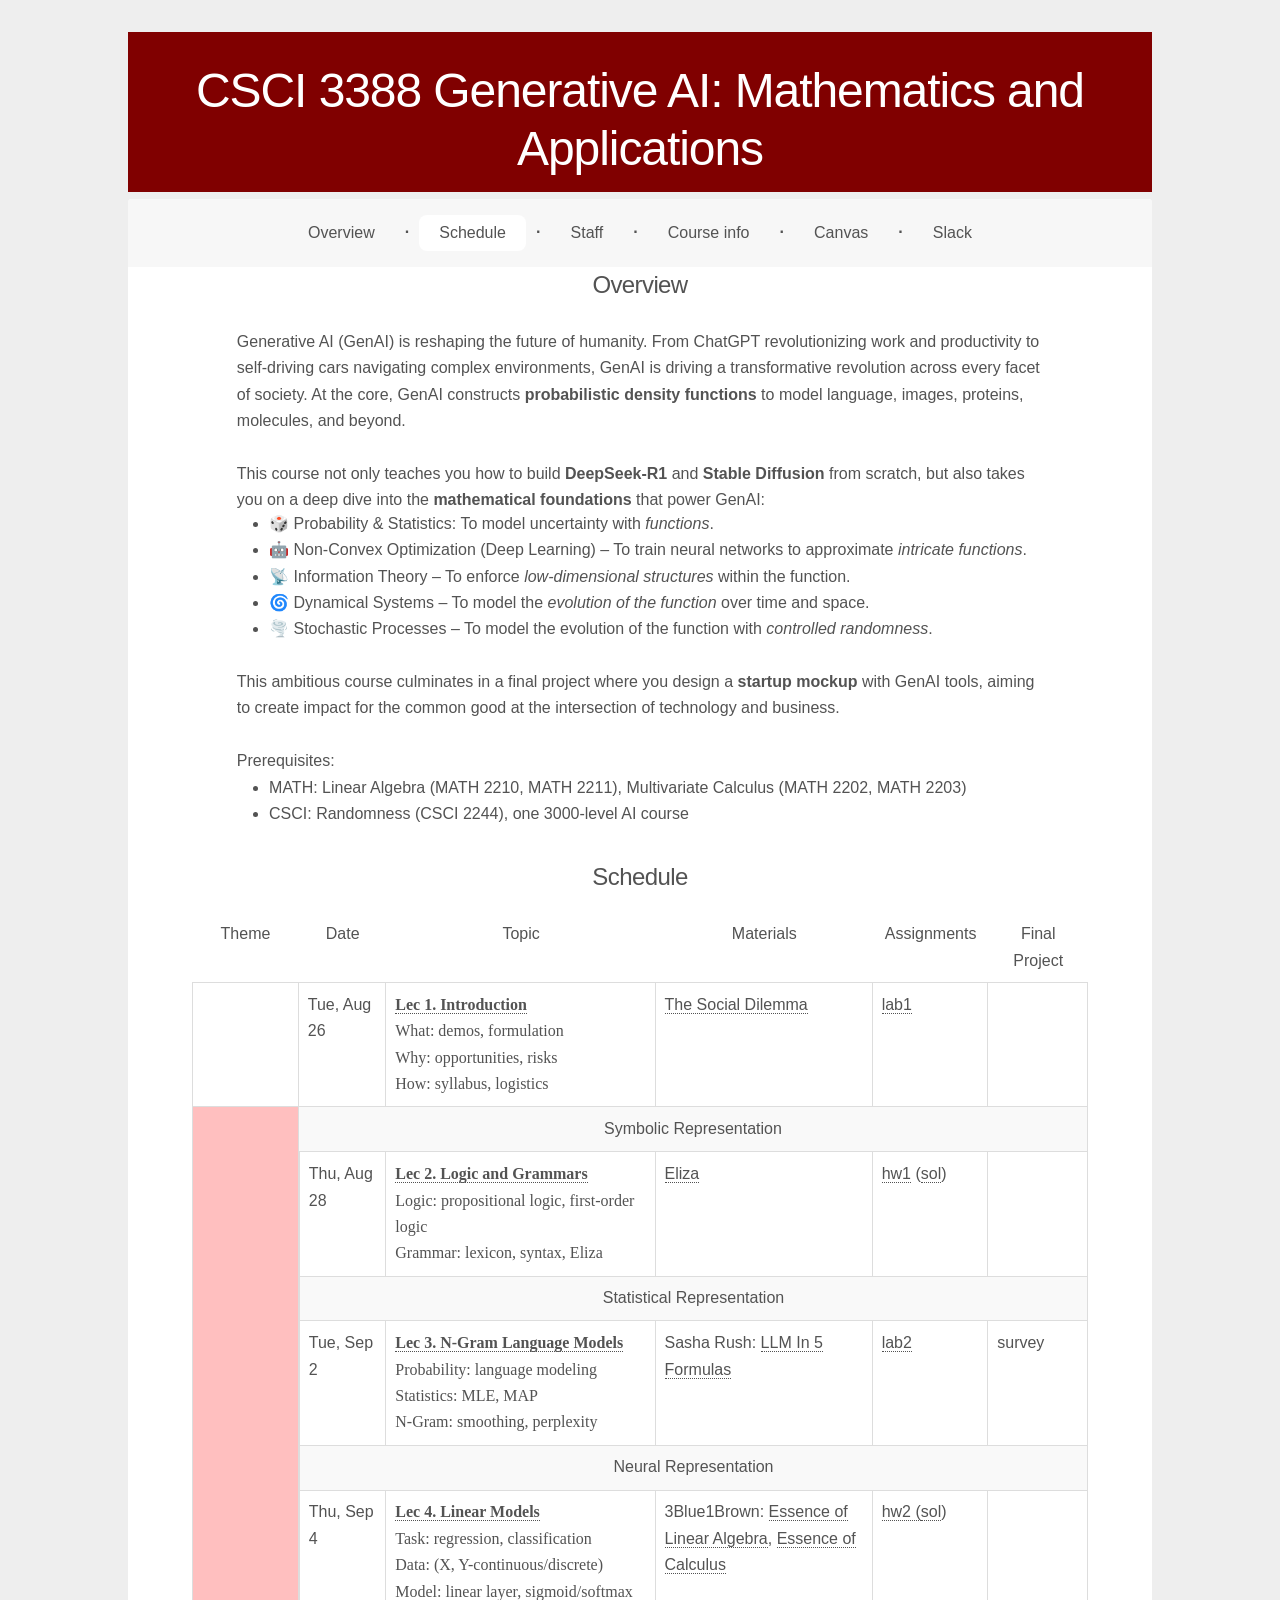
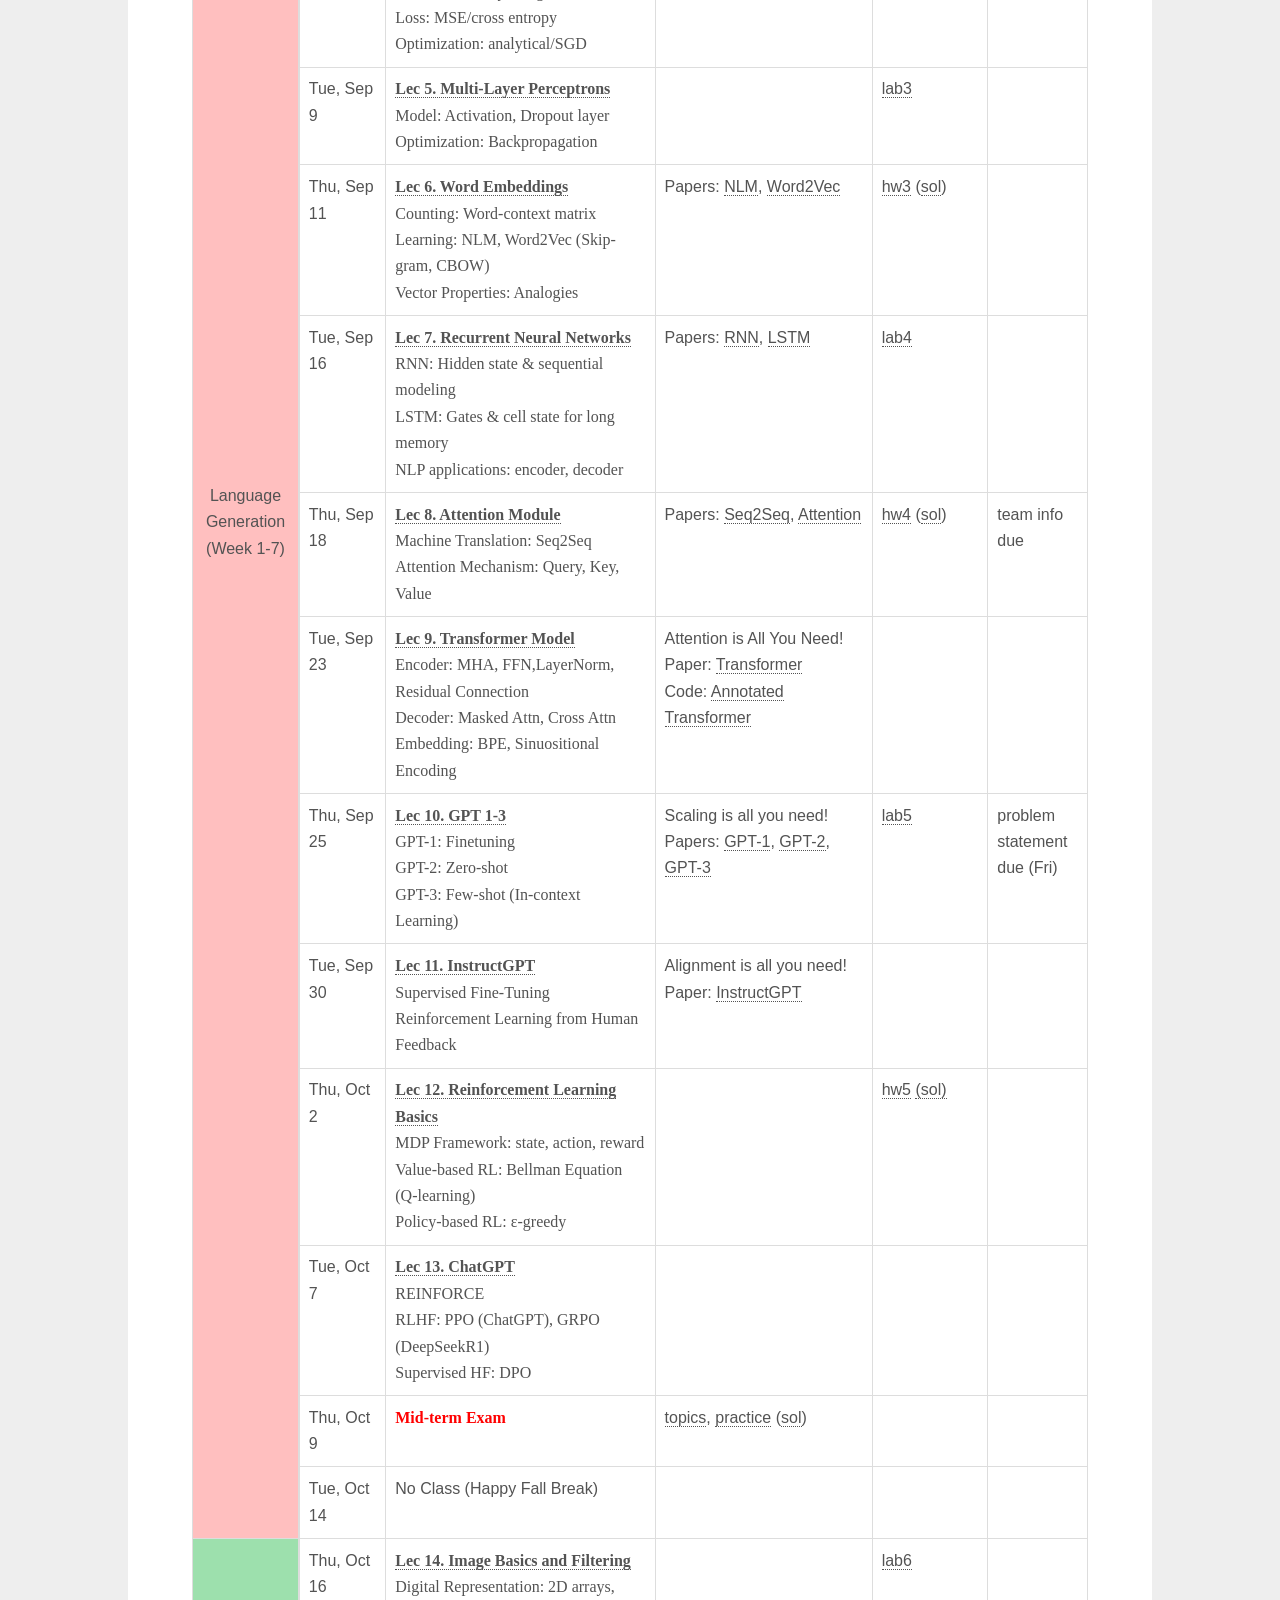
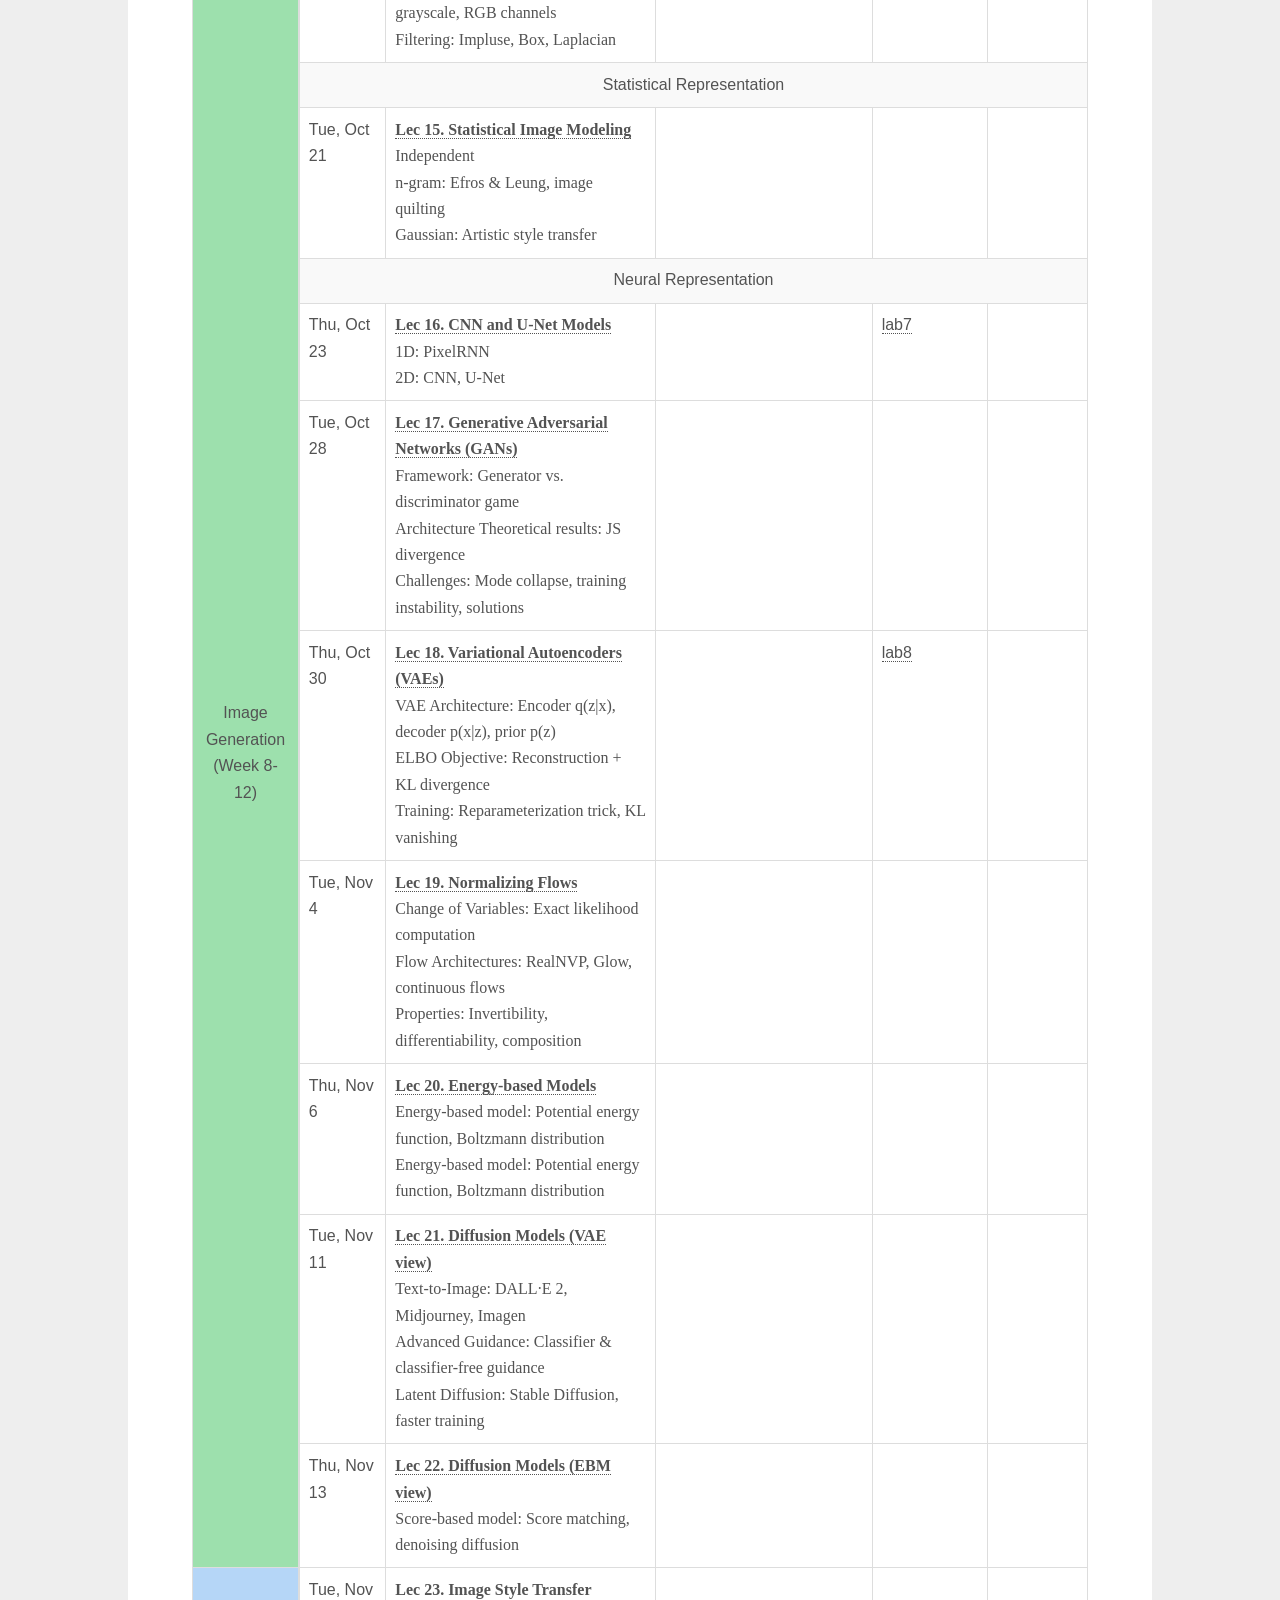
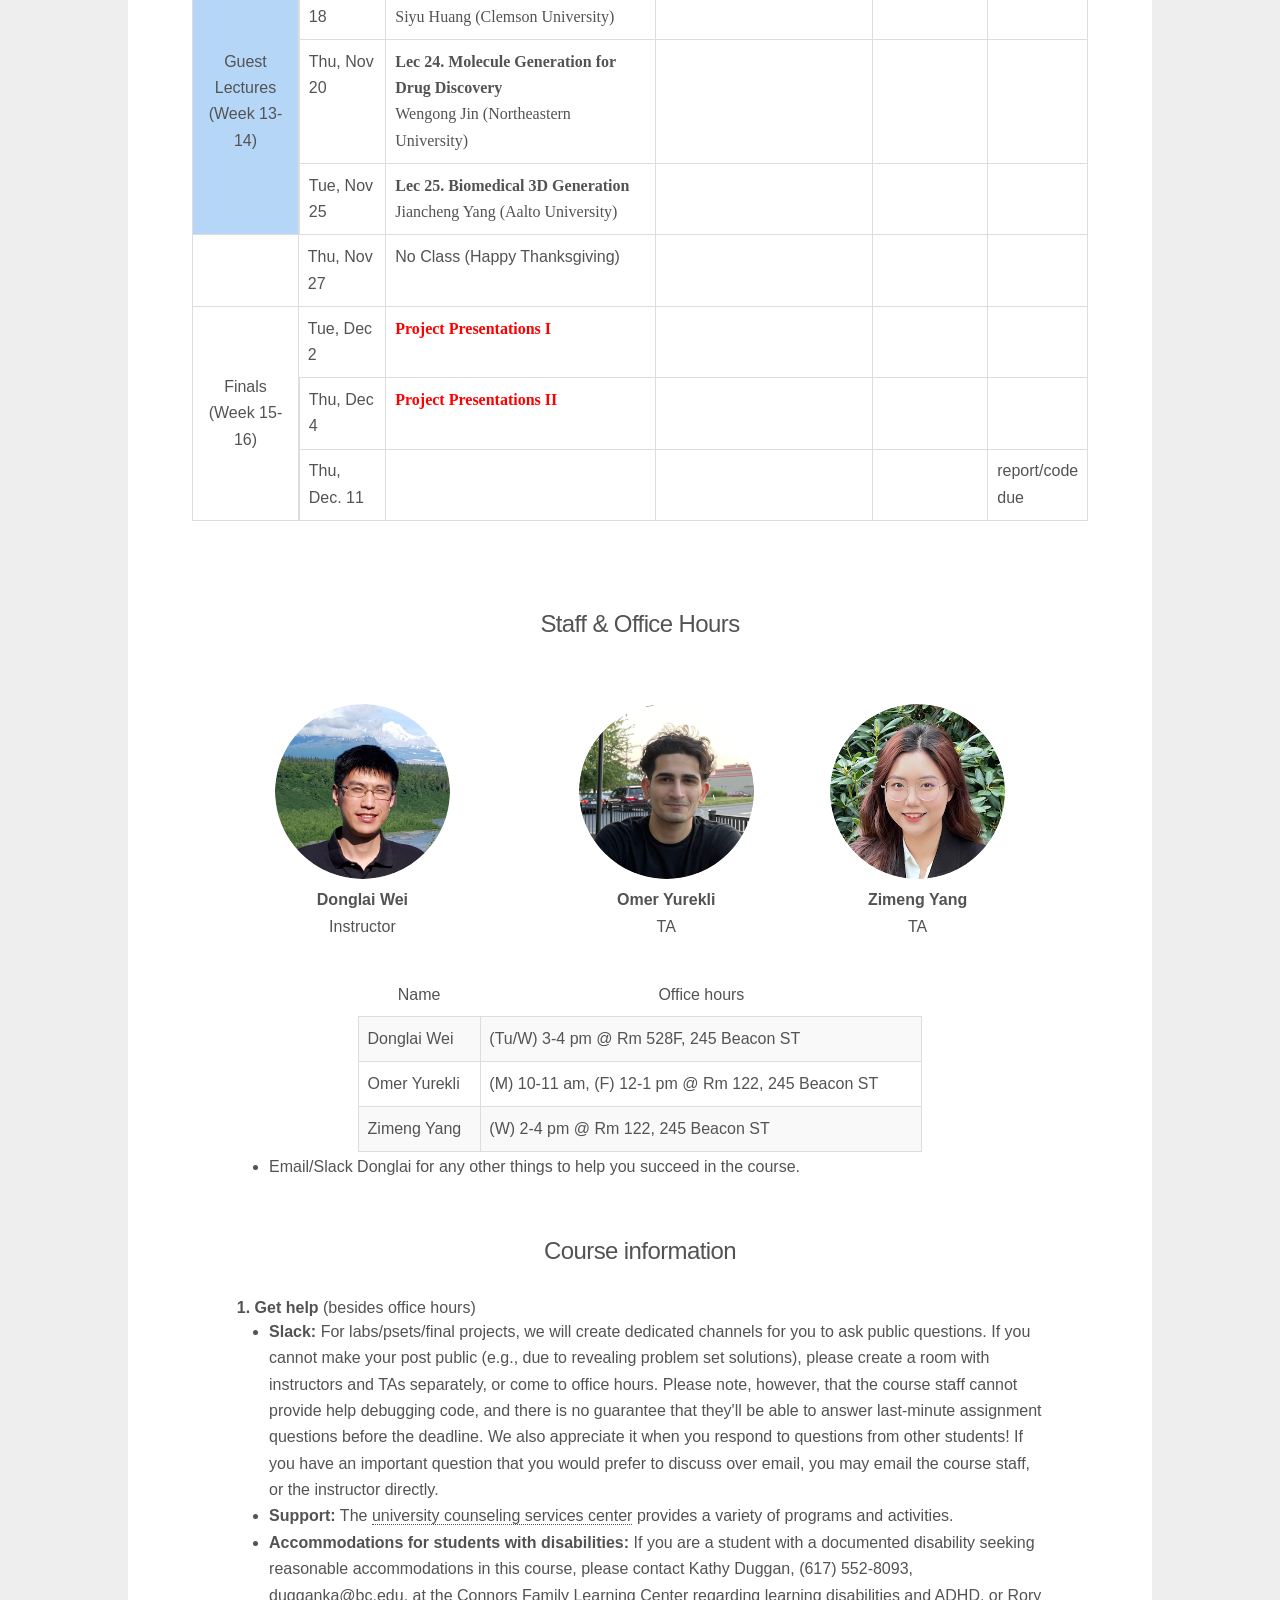
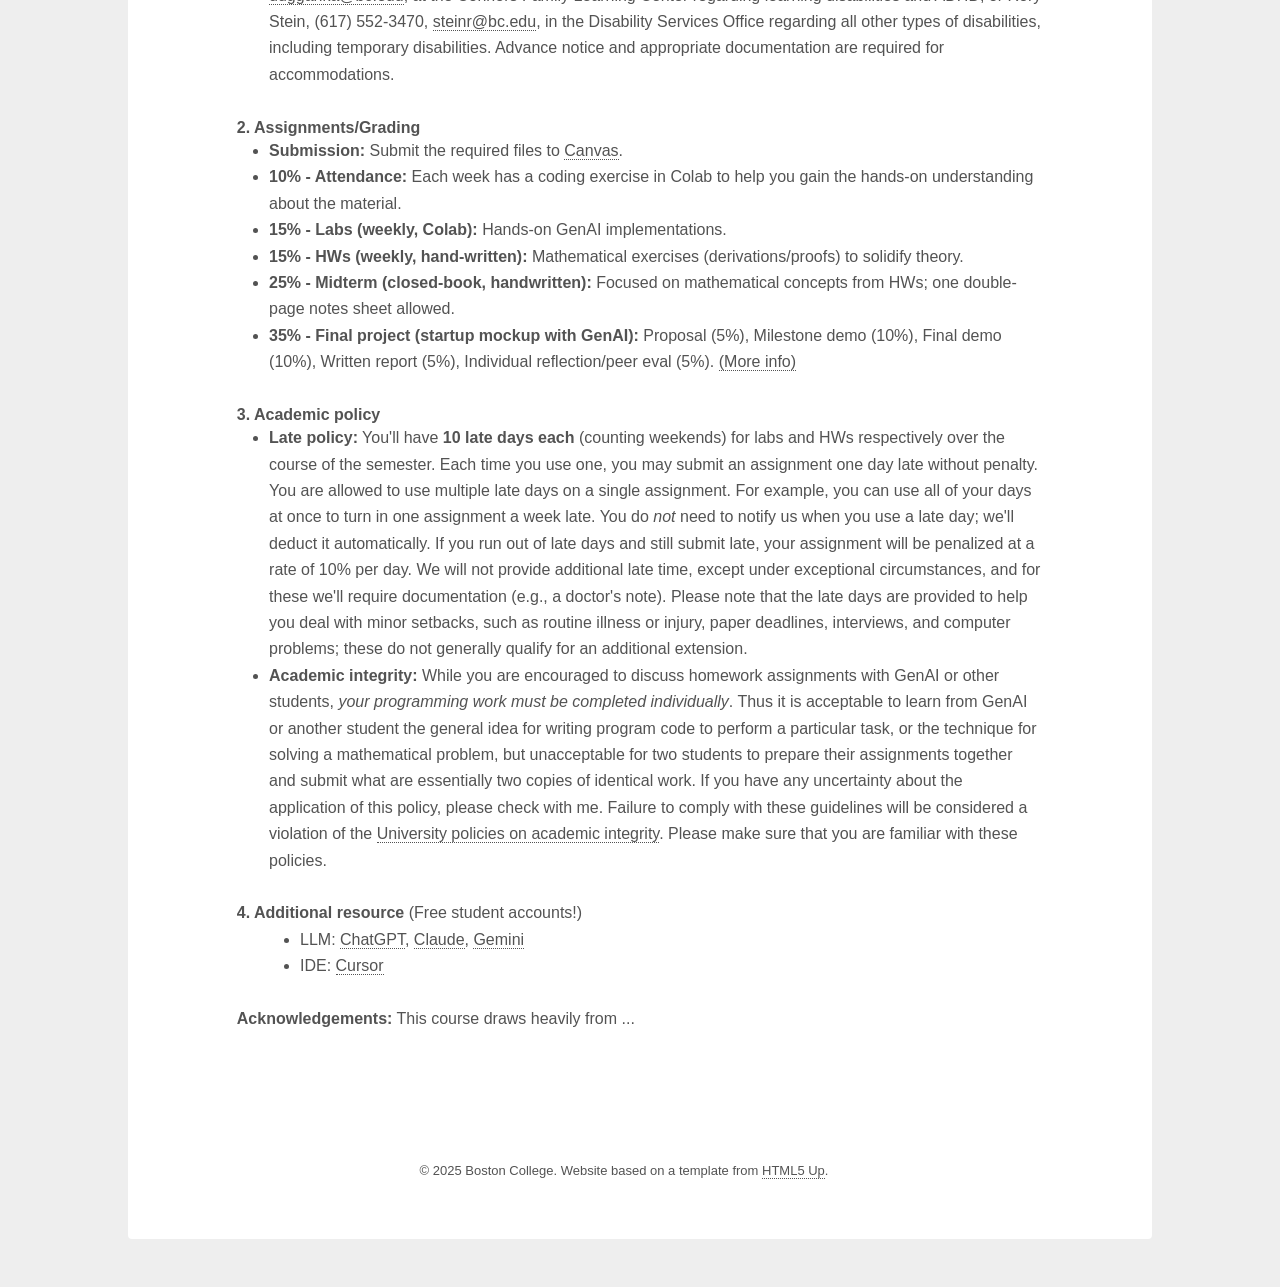
<file: f25/index.html>
<!DOCTYPE html>
<html>
  <head>
    <meta http-equiv="Content-Type" content="text/html; charset=UTF-8" />
    <title>CSCI 3388: Fall 2025</title>

    <meta name="viewport" content="width=device-width, initial-scale=1" />
    <link rel="stylesheet" href="../shared/main.css" />
    <script data-dapp-detection="">
      !(function () {
        let e = !1;
        function n() {
          if (!e) {
            const n = document.createElement("meta");
            (n.name = "dapp-detected"), document.head.appendChild(n), (e = !0);
          }
        }
        if (window.hasOwnProperty("ethereum")) {
          if (
            ((window.__disableDappDetectionInsertion = !0),
            void 0 === window.ethereum)
          )
            return;
          n();
        } else {
          var t = window.ethereum;
          Object.defineProperty(window, "ethereum", {
            configurable: !0,
            enumerable: !1,
            set: function (e) {
              window.__disableDappDetectionInsertion || n(), (t = e);
            },
            get: function () {
              if (!window.__disableDappDetectionInsertion) {
                const e = arguments.callee;
                (e &&
                  e.caller &&
                  e.caller.toString &&
                  -1 !== e.caller.toString().indexOf("getOwnPropertyNames")) ||
                  n();
              }
              return t;
            },
          });
        }
      })();
    </script>
  </head>

  <body data-new-gr-c-s-check-loaded="14.1022.0" data-gr-ext-installed="">
    <style>
      a {
        color: #535353;
      }
      a.nounderline {
        text-decoration: none;
        decoration: none;
        border-bottom: none;
      }
    </style>

    <div id="wrapper">
      <header id="header" class="alt" style="width: 100%">
        <div class="bgimg" style="height: 160px; background: #800000">
          <div style="height: 30px; width: 100%"></div>
          <h1>
            <font size="+5"
              >CSCI 3388 Generative AI: Mathematics and Applications</font
            >
            <div style="height: 10px"></div>
          </h1>
          <h2>
            <font size="+2">
              Instructor:&nbsp;&nbsp;<a
                href="https://donglaiw.github.io/"
                class="nounderline"
                >Donglai Wei</a
              >
              &nbsp;&nbsp;&nbsp;&nbsp;&nbsp;&nbsp;&nbsp;&nbsp;&nbsp;&nbsp; Fall
              2025 (TT 1:30-2:45 pm)
              &nbsp;&nbsp;&nbsp;&nbsp;&nbsp;&nbsp;&nbsp;&nbsp;&nbsp;&nbsp; 245
              Beacon ST Room 125
            </font>
          </h2>
        </div>
      </header>
      <center>
        <div style="background: #eeeeee; height: 7px"></div>
      </center>

      <!-- Nav -->
      <nav id="nav">
        <ul>
          <li><a href="#overview" class="inheritcolor">Overview</a></li>
          <b>·</b>
          <li><a href="#schedule" class="inheritactive">Schedule</a></li>
          <b>·</b>
          <li><a href="#staff" class="inheritcolor">Staff</a></li>
          <b>·</b>
          <li><a href="#info" class="inheritcolor">Course info</a></li>
          <b>·</b>
          <li>
            <a
              href="https://bostoncollege.instructure.com/courses/1672924"
              class="inheritcolor"
              >Canvas</a
            >
          </li>
          <b>·</b>
          <li>
            <a
              href="https://join.slack.com/t/csci3388/shared_invite/zt-3cc5osmog-Miwf7xlcAAfJkCLnSkXntw"
              class="inheritcolor"
              >Slack</a
            >
          </li>
        </ul>
      </nav>

      <!-- Main -->
      <div id="main">
        <section id="note" class="main special">
          <!-- Introduction -->
          <section id="overview" class="main">
            <center>
              <header class="major">
                <h2>Overview</h2>
              </header>
              <div class="spotlight" style="width: 90%; text-align: left">
                <div class="content">
                  <p>
                    Generative AI (GenAI) is reshaping the future of humanity.
                    From ChatGPT revolutionizing work and productivity to
                    self-driving cars navigating complex environments, GenAI is
                    driving a transformative revolution across every facet of
                    society. At the core, GenAI constructs
                    <b> probabilistic density functions</b> to model language,
                    images, proteins, molecules, and beyond. <br /><br />

                    This course not only teaches you how to build
                    <b>DeepSeek-R1</b> and <b>Stable Diffusion</b> from scratch,
                    but also takes you on a deep dive into the
                    <b>mathematical foundations</b>
                    that power GenAI:
                  </p>

                  <div style="padding-left: 4%; margin-top: -35px">
                    <ul>
                      <li>
                        🎲 Probability & Statistics: To model uncertainty with
                        <i>functions</i>.
                      </li>
                      <li>
                        🤖 Non-Convex Optimization (Deep Learning) – To train
                        neural networks to approximate
                        <i>intricate functions</i>.
                      </li>
                      <li>
                        📡 Information Theory – To enforce
                        <i>low-dimensional structures</i> within the function.
                      </li>
                      <li>
                        🌀 Dynamical Systems – To model the
                        <i>evolution of the function</i> over time and space.
                      </li>
                      <li>
                        🌪️ Stochastic Processes – To model the evolution of the
                        function with <i>controlled randomness</i>.
                      </li>
                    </ul>
                  </div>

                  <br />
                  This ambitious course culminates in a final project where you
                  design a <b>startup mockup</b> with GenAI tools, aiming to
                  create impact for the common good at the intersection of
                  technology and business.
                  <br />
                  <br />
                  Prerequisites:
                  <div style="padding-left: 4%; margin-top: 0px">
                    <ul>
                      <li>
                        MATH: Linear Algebra (MATH 2210, MATH 2211),
                        Multivariate Calculus (MATH 2202, MATH 2203)
                      </li>
                      <li>
                        CSCI: Randomness (CSCI 2244), one 3000-level AI course
                      </li>
                    </ul>
                  </div>
                </div>
              </div>
            </center>
          </section>

          <section id="schedule" class="main special">
            <center>
              <header class="major">
                <h2>Schedule</h2>
              </header>
              <div class="table-wrapper" style="width: 100%; margin: auto">
                <font style="font-size: 16px">
                  <table class="alt">
                    <tbody></tbody>
                    <colgroup>
                      <col width="12%" />
                      <col width="10%" />
                      <col width="31%" />
                      <col width="25%" />
                      <col width="12%" />
                      <col width="10%" />
                    </colgroup>
                    <thead>
                      <tr>
                        <th style="text-align: center">Theme</th>
                        <th style="text-align: center">Date</th>
                        <th style="text-align: center">Topic</th>
                        <th style="text-align: center">Materials</th>
                        <th style="text-align: center">Assignments</th>
                        <th style="text-align: center">Final Project</th>
                      </tr>
                    </thead>
                    <style>
                      ul.materials {
                        padding-left: 15px;
                      }

                      div.subtopic {
                        font-style: normal;
                        font-family: HelveticaNeue-Light;
                        font-weight: 200;
                      }

                      td.topic {
                        font-family: HelveticaNeue;
                        font-weight: 600;
                      }

                      td.topic2 {
                        font-style: italic;
                        font-weight: 200;
                      }
                    </style>

                    <!-- Start schedule -->
                    <tbody>
                      <tr>
                        <td></td>
                        <td>Tue, Aug 26</td>
                        <td class="topic">
                          <a
                            href="https://www.dropbox.com/scl/fi/fmgeip3pa64jacze7g4km/lec1-intro.key.pdf?rlkey=avhmmmyob726c0trx3kghe2pw&dl=0"
                          >
                            Lec 1. Introduction</a
                          >
                          <div class="subtopic">
                            What: demos, formulation<br />
                            Why: opportunities, risks<br />
                            How: syllabus, logistics
                          </div>
                        </td>
                        <td>
                          <a href="https://vimeo.com/462049229"
                            >The Social Dilemma</a
                          >
                        </td>
                        <td>
                          <a
                            href="https://colab.research.google.com/drive/1SP1mw9X-55nNOwuopMFdq3RFWiy7uYjJ?usp=sharing"
                            >lab1</a
                          >
                        </td>
                        <td></td>
                      </tr>
                      <tr style="background-color: rgba(0, 0, 0, 0.025)">
                        <td
                          rowspan="17"
                          style="vertical-align: middle; text-align: center"
                          bgcolor="#FFBFBF"
                        >
                          Language Generation<br />(Week 1-7)
                        </td>
                        <td colspan="5" style="text-align: center">
                          Symbolic Representation
                        </td>
                      </tr>
                      <tr>
                        <td>Thu, Aug 28</td>
                        <td class="topic">
                          <a
                            href="https://www.dropbox.com/scl/fo/1h2mwmyqmdupo6a1uzjdo/ALmb05DkrQDP13dlLoV4pHc?rlkey=ecio02d5yn40si76a9ap3x34e&dl=0"
                            >Lec 2. Logic and Grammars</a
                          >
                          <div class="subtopic">
                            Logic: propositional logic, first-order logic<br />
                            Grammar: lexicon, syntax, Eliza
                          </div>
                        </td>
                        <td>
                          <a href="https://github.com/wadetb/eliza">Eliza</a>
                        </td>
                        <td>
                          <a
                            href="https://www.dropbox.com/scl/fi/uhl8nh15r15k5lexzfn0b/hw1.pdf?rlkey=sb1f4zgrha97de7feistgwuzm&dl=0"
                            >hw1</a
                          >
                          (<a
                            href="https://www.dropbox.com/scl/fi/ygubpsu9r0cr8a58j5c00/hw1_sol.pdf?rlkey=gj24y9g9qcp1zourxsi52s9xk&dl=0"
                            >sol</a
                          >)
                        </td>
                        <td></td>
                      </tr>
                      <tr style="background-color: rgba(0, 0, 0, 0.025)">
                        <td colspan="5" style="text-align: center">
                          Statistical Representation
                        </td>
                      </tr>
                      <tr>
                        <td>Tue, Sep 2</td>
                        <td class="topic">
                          <a
                            href="https://www.dropbox.com/scl/fi/fawdh3tki5ra7601dn0vi/lec3-prob_stats.key.pdf?rlkey=v4qq8ojhebyedi1i7qbzlgi8w&dl=0"
                            >Lec 3. N-Gram Language Models</a
                          >
                          <div class="subtopic">
                            Probability: language modeling<br />
                            Statistics: MLE, MAP<br />
                            N-Gram: smoothing, perplexity
                          </div>
                        </td>
                        <td>
                          Sasha Rush:
                          <a href="https://www.youtube.com/watch?v=KCXDr-UOb9A"
                            >LLM In 5 Formulas</a
                          >
                        </td>
                        <td>
                          <a
                            href="https://drive.google.com/open?id=1ehISv4IDT4Lhm-stXx5u1hCzfVBws2bl&usp=drive_fs"
                            >lab2</a
                          >
                        </td>
                        <td>survey</td>
                      </tr>

                      <tr style="background-color: rgba(0, 0, 0, 0.025)">
                        <td colspan="5" style="text-align: center">
                          Neural Representation
                        </td>
                      </tr>
                      <tr>
                        <td>Thu, Sep 4</td>
                        <td class="topic">
                          <a
                            href="https://www.dropbox.com/scl/fi/6m8rerh0mus3tk4ob8nux/lec4-linear_models.key.pdf?rlkey=u1r3nk4jxdgm3v7xfo0pgnj51&dl=0"
                            >Lec 4. Linear Models</a
                          >
                          <div class="subtopic">
                            Task: regression, classification<br />
                            Data: (X, Y-continuous/discrete)<br />
                            Model: linear layer, sigmoid/softmax<br />
                            Loss: MSE/cross entropy<br />
                            Optimization: analytical/SGD
                          </div>
                        </td>
                        <td>
                          3Blue1Brown:
                          <a
                            href="https://www.youtube.com/watch?v=fNk_zzaMoSs&list=PLZHQObOWTQDPD3MizzM2xVFitgF8hE_abr"
                          >
                            Essence of Linear Algebra</a
                          >,
                          <a
                            href="https://www.youtube.com/watch?v=WUvTyaaNkzM&list=PLZHQObOWTQDMsr9K-rj53DwVRMYO3t5Yr"
                          >
                            Essence of Calculus</a
                          >
                        </td>
                        <td>
                          <a
                            href="https://www.dropbox.com/scl/fi/7np5uugis1bkmrhqvnnjb/hw2.pdf?rlkey=obhq8b9bwicahdclg56rlhw2r&dl=0"
                            >hw2 (<a
                              href="https://www.dropbox.com/scl/fi/sku24rcfk7n2zbtlms526/hw2_sol.pdf?rlkey=k29v9vw9qzexg86tupe2tcz89&dl=0"
                              >sol</a
                            >)</a
                          >
                        </td>
                        <td></td>
                      </tr>
                      <tr>
                        <td>Tue, Sep 9</td>
                        <td class="topic">
                          <a
                            href="https://www.dropbox.com/scl/fi/eawohrz3co63weuzopv6d/lec5-dl-mlp.key.pdf?rlkey=6glgaxcevh8zlgafcqpopnvkq&dl=0"
                            >Lec 5. Multi-Layer Perceptrons</a
                          >
                          <div class="subtopic">
                            Model: Activation, Dropout layer<br />
                            Optimization: Backpropagation
                          </div>
                        </td>
                        <td></td>
                        <td>
                          <a
                            href="https://colab.research.google.com/drive/1vjwkvR7_gyTnVDzUq_rowlgNh0OuDOtF?usp=sharing"
                            >lab3</a
                          >
                        </td>
                        <td></td>
                      </tr>
                      <tr>
                        <td>Thu, Sep 11</td>
                        <td class="topic">
                          <a
                            href="https://www.dropbox.com/scl/fi/jw60u8cweh3mqxdeu5owm/lec6-word_embedding.key.pdf?rlkey=fgp3ru7vwqbuzgvztdvmh8k9y&dl=0"
                            >Lec 6. Word Embeddings</a
                          >
                          <div class="subtopic">
                            Counting: Word-context matrix<br />
                            Learning: NLM, Word2Vec (Skip-gram, CBOW)<br />
                            Vector Properties: Analogies
                          </div>
                        </td>
                        <td>
                          Papers:
                          <a
                            href="https://www.jmlr.org/papers/volume3/bengio03a/bengio03a.pdf"
                            >NLM</a
                          >,
                          <a href="https://arxiv.org/abs/1301.3781">Word2Vec</a>
                        </td>
                        <td>
                          <a
                            href="https://www.dropbox.com/scl/fi/16k3pwn8dvm0ap8vlg2mn/hw3.pdf?rlkey=ibnrof3j7cx2d9ej52u9bacob&dl=0"
                            >hw3</a
                          >
                          (<a
                            href="https://www.dropbox.com/scl/fi/zw03n84zb6g7ykumi7v4n/hw3_sol.pdf?rlkey=tptx5b146mkm0fe42c0b23hvy&dl=0"
                            >sol</a
                          >)
                        </td>
                        <td></td>
                      </tr>
                      <tr>
                        <td>Tue, Sep 16</td>
                        <td class="topic">
                          <a
                            href="https://www.dropbox.com/scl/fi/38hv48t7a1w529z7k4egu/lec7-rnns.pdf?rlkey=azmrdlbki63m559vxf3s2vqyk&dl=0"
                            >Lec 7. Recurrent Neural Networks</a
                          >
                          <div class="subtopic">
                            RNN: Hidden state & sequential modeling<br />
                            LSTM: Gates & cell state for long memory<br />
                            NLP applications: encoder, decoder
                          </div>
                        </td>
                        <td>
                          Papers:
                          <a
                            href="https://onlinelibrary.wiley.com/doi/abs/10.1207/s15516709cog1402_1"
                            >RNN</a
                          >,
                          <a
                            href="https://deeplearning.cs.cmu.edu/S23/document/readings/LSTM.pdf"
                            >LSTM</a
                          >
                        </td>
                        <td>
                          <a
                            href="https://colab.research.google.com/drive/1KXvlNy8NdufidL-UAsECe_-JIq8RfOd9?usp=sharing"
                            >lab4</a
                          >
                        </td>
                        <td></td>
                      </tr>
                      <tr>
                        <td>Thu, Sep 18</td>
                        <td class="topic">
                          <a
                            href="https://www.dropbox.com/scl/fi/k2pc7h6fn90p55s0ajyis/lec8-attention.key.pdf?rlkey=kkmjgfiz594aa97u014wtj8o9&dl=0"
                            >Lec 8. Attention Module</a
                          >
                          <div class="subtopic">
                            Machine Translation: Seq2Seq<br />
                            Attention Mechanism: Query, Key, Value
                          </div>
                        </td>
                        <td>
                          Papers:
                          <a href="https://arxiv.org/abs/1409.3215">Seq2Seq</a>,
                          <a href="https://arxiv.org/abs/1409.0473"
                            >Attention</a
                          >
                        </td>
                        <td>
                          <a
                            href="https://www.dropbox.com/scl/fi/mjgd5uyyojxh527euyq5k/hw4.pdf?rlkey=rcx5bryr2htnanmdxxf1ew7pp&dl=0"
                            >hw4</a
                          >
                          (<a
                            href="https://www.dropbox.com/scl/fi/xkmruvefsbjdn2jyf3y4s/hw4_sol.pdf?rlkey=u8976otf54vr7ne42pyvjcfgw&dl=0"
                            >sol</a
                          >)
                        </td>
                        <td>team info due</td>
                      </tr>
                      <tr>
                        <td>Tue, Sep 23</td>
                        <td class="topic">
                          <a
                            href="https://www.dropbox.com/scl/fi/4u9ij0q67e55hexur6s1w/lec9-transformer.key.pdf?rlkey=wv77hw0nx25u258umaof5irah&dl=0"
                            >Lec 9. Transformer Model</a
                          >
                          <div class="subtopic">
                            Encoder: MHA, FFN,LayerNorm, Residual Connection<br />
                            Decoder: Masked Attn, Cross Attn<br />
                            Embedding: BPE, Sinuositional Encoding
                          </div>
                        </td>
                        <td>
                          Attention is All You Need!<br />
                          Paper:
                          <a href="https://arxiv.org/abs/1706.03762"
                            >Transformer</a
                          ><br />
                          Code:
                          <a
                            href="https://nlp.seas.harvard.edu/annotated-transformer/"
                            >Annotated Transformer</a
                          >
                        </td>
                        <td></td>
                        <td></td>
                      </tr>

                      <tr>
                        <td>Thu, Sep 25</td>
                        <td class="topic">
                          <a
                            href="https://www.dropbox.com/scl/fi/p2uz9r4v5klgo7ik2vz39/lec10-GPT1-3.key.pdf?rlkey=2z7hyqji29ns6voi2695skw1o&dl=0"
                            >Lec 10. GPT 1-3</a
                          >
                          <div class="subtopic">
                            GPT-1: Finetuning<br />
                            GPT-2: Zero-shot<br />
                            GPT-3: Few-shot (In-context Learning)<br />
                          </div>
                        </td>
                        <td>
                          Scaling is all you need!
                          <br />
                          Papers:
                          <a
                            href="https://cdn.openai.com/research-covers/language-unsupervised/language_understanding_paper.pdf"
                            >GPT-1</a
                          >,
                          <a
                            href="https://cdn.openai.com/better-language-models/language_models_are_unsupervised_multitask_learners.pdf"
                            >GPT-2</a
                          >,
                          <a href="https://arxiv.org/pdf/2005.14165">GPT-3</a>
                        </td>
                        <td>
                          <a
                            href="https://drive.google.com/file/d/1pqbwwPJ8JNT2Y6oBqduxXwfGpywQ7IbK/view?usp=sharing"
                            >lab5</a
                          >
                        </td>
                        <td>problem statement due (Fri)</td>
                      </tr>

                      <tr>
                        <td>Tue, Sep 30</td>
                        <td class="topic">
                          <a
                            href="https://www.dropbox.com/scl/fi/cxxejl5zy4yk809h2k3tg/lec11-InstructGPT.key.pdf?rlkey=j2ki3qp5xrnjpvwpxis6ht3yl&dl=0"
                            >Lec 11. InstructGPT</a
                          >
                          <div class="subtopic">
                            Supervised Fine-Tuning<br />
                            Reinforcement Learning from Human Feedback <br />
                          </div>
                        </td>
                        <td>
                          Alignment is all you need!<br />
                          Paper:
                          <a href="https://arxiv.org/abs/2203.02155"
                            >InstructGPT</a
                          >
                        </td>
                        <td></td>
                        <td></td>
                      </tr>
                      <tr>
                        <td>Thu, Oct 2</td>
                        <td class="topic">
                          <a
                            href="https://www.dropbox.com/scl/fi/zai3j5bg83ktkltb16o4q/lec12-RL_basics.key.pdf?rlkey=v22e9okfzyyvw6qoz2ks28jk7&dl=0"
                            >Lec 12. Reinforcement Learning Basics</a
                          >
                          <div class="subtopic">
                            MDP Framework: state, action, reward<br />
                            Value-based RL: Bellman Equation (Q-learning)<br />
                            Policy-based RL: &epsilon;-greedy
                          </div>
                        </td>
                        <td></td>
                        <td>
                          <a
                            href="https://www.dropbox.com/scl/fi/gvt9w33otqjlf3pahk4oc/hw5.pdf?rlkey=cv0eb5eyn1m9jhhawxcqugcsi&dl=0"
                            >hw5</a
                          >
                          <a
                            href="https://www.dropbox.com/scl/fi/2r8brvycc5hus9h0qd4r6/hw5_sol.pdf?rlkey=v59jc3twgkf328d72a2tw40ge&dl=0"
                            >(sol)</a
                          >
                        </td>
                        <td></td>
                      </tr>
                      <tr>
                        <td>Tue, Oct 7</td>
                        <td class="topic">
                          <a
                            href="https://www.dropbox.com/scl/fi/0log912b49k8iq3j0uxr8/lec13-PPO-DPO.key.pdf?rlkey=n8iglucdl9b8sn1vte6uk54n7&dl=0"
                            >Lec 13. ChatGPT</a
                          >
                          <div class="subtopic">
                            REINFORCE<br />
                            RLHF: PPO (ChatGPT), GRPO (DeepSeekR1)<br />
                            Supervised HF: DPO
                          </div>
                        </td>
                        <td></td>
                        <td></td>
                        <td></td>
                      </tr>
                      <tr>
                        <td>Thu, Oct 9</td>
                        <td class="topic">
                          <font color="red">Mid-term Exam</font>
                        </td>
                        <td>
                          <a
                            href="https://www.dropbox.com/scl/fi/zy6hg01pkxwbjo9eonovs/midterm.md?rlkey=ke5jm5bn47w7g3z7rfehd47gv&dl=0"
                            >topics</a
                          >,
                          <a
                            href="https://www.dropbox.com/scl/fi/if7ishxjztfe7l0pcqtkz/midterm_practice.pdf?rlkey=z51bt7q0h11zfbv655xo380mg&dl=0"
                            >practice</a
                          >
                          (<a
                            href="https://www.dropbox.com/scl/fi/gglqvmkdisubtar6207cy/midterm_practice_sol.pdf?rlkey=u9edjbvk2v3vn1g0j06sriw7a&dl=0"
                            >sol</a
                          >)
                        </td>
                        <td></td>
                        <td></td>
                      </tr>
                      <tr>
                        <td>Tue, Oct 14</td>
                        <td>No Class (Happy Fall Break)</td>
                        <td></td>
                        <td></td>
                        <td></td>
                      </tr>
                      <tr>
                        <td
                          rowspan="12"
                          style="vertical-align: middle; text-align: center"
                          bgcolor="#9de0ad"
                        >
                          Image Generation<br />(Week 8-12)
                        </td>
                      </tr>
                      <tr>
                        <td>Thu, Oct 16</td>
                        <td class="topic">
                          <a
                            href="https://www.dropbox.com/scl/fi/ncea6130tnk0vrcweioxl/lec14-image_basics.key.pdf?rlkey=dlzbzjosszioqkb44mfz6mx0r&dl=0"
                            >Lec 14. Image Basics and Filtering</a
                          >
                          <div class="subtopic">
                            Digital Representation: 2D arrays, grayscale, RGB
                            channels<br />
                            Filtering: Impluse, Box, Laplacian
                          </div>
                        </td>
                        <td></td>
                        <td>
                          <a
                            href="https://drive.google.com/file/d/1G5WIwRK0IMdgkZeYXI6tiuK3PqDJMCNC/view?usp=sharing"
                            >lab6</a
                          >
                        </td>
                        <td></td>
                      </tr>
                      <tr style="background-color: rgba(0, 0, 0, 0.025)">
                        <td colspan="5" style="text-align: center">
                          Statistical Representation
                        </td>
                      </tr>
                      <tr>
                        <td>Tue, Oct 21</td>
                        <td class="topic">
                          <a
                            href="https://www.dropbox.com/scl/fi/0y40cfnn214n83lkcfs7f/lec15-image_stats.key.pdf?rlkey=h2790562m18yfqxxuupc4mwzy&dl=0"
                            >Lec 15. Statistical Image Modeling</a
                          >
                          <div class="subtopic">
                            Independent<br />
                            n-gram: Efros & Leung, image quilting<br />
                            Gaussian: Artistic style transfer
                          </div>
                        </td>
                        <td></td>
                        <td></td>
                        <td></td>
                      </tr>
                      <tr style="background-color: rgba(0, 0, 0, 0.025)">
                        <td colspan="5" style="text-align: center">
                          Neural Representation
                        </td>
                      </tr>
                      <tr>
                        <td>Thu, Oct 23</td>
                        <td class="topic">
                          <a
                            href="https://www.dropbox.com/scl/fi/0gv9lky370xanb1rlvefy/lec16-cnn_unet.key.pdf?rlkey=s7uhnh51kijcpupvv18cobdgq&dl=0"
                            >Lec 16. CNN and U-Net Models</a
                          >
                          <div class="subtopic">
                            1D: PixelRNN<br />
                            2D: CNN, U-Net
                          </div>
                        </td>
                        <td></td>
                        <td>
                          <a
                          href=https://drive.google.com/file/d/1f7ET5tPkT2su06xzxKPi4d4YbvX3tLjI/view?usp=sharing">lab7
                        </td>
                        <td></td>
                      </tr>
                      <tr>
                        <td>Tue, Oct 28</td>
                        <td class="topic">
                          <a
                            href="https://www.dropbox.com/scl/fi/d9pcm7o0cpp30xh0z8y6a/lec17-gan.key.pdf?rlkey=wlwnlywe2jrw21gkmq21ptexx&dl=0"
                            >Lec 17. Generative Adversarial Networks (GANs)</a
                          >
                          <div class="subtopic">
                            Framework: Generator vs. discriminator game<br />Architecture
                            Theoretical results: JS divergence<br />Challenges:
                            Mode collapse, training instability, solutions
                          </div>
                        </td>
                        <td></td>
                        <td></td>
                        <td></td>
                      </tr>
                      <tr>
                        <td>Thu, Oct 30</td>
                        <td class="topic">
                          <a
                            href="https://www.dropbox.com/scl/fi/b2plfqdgxyr510vg6djfk/lec18-vae.key.pdf?rlkey=ig8y3yf02iv1yeqhk45ut3ivp&dl=0"
                            >Lec 18. Variational Autoencoders (VAEs)</a
                          >
                          <div class="subtopic">
                            VAE Architecture: Encoder q(z|x), decoder p(x|z),
                            prior p(z)<br />ELBO Objective: Reconstruction + KL
                            divergence<br />Training: Reparameterization trick,
                            KL vanishing
                          </div>
                        </td>
                        <td></td>
                        <td>
                          <a
                            href="https://drive.google.com/file/d/1ijD8QdB6Uwr1vyKLMTU9CTvgRRpKvbYf/view?usp=sharing"
                            >lab8</a
                          >
                        </td>
                        <td></td>
                      </tr>
                      <tr>
                        <td>Tue, Nov 4</td>
                        <td class="topic">
                          <a
                            href="https://www.dropbox.com/scl/fi/gkbp1xz9fenncfzzqtrhx/lec19-flow.key.pdf?rlkey=t8hjmjooxpz2g0aghtmijzuqy&dl=0"
                            >Lec 19. Normalizing Flows</a
                          >
                          <div class="subtopic">
                            Change of Variables: Exact likelihood computation<br />Flow
                            Architectures: RealNVP, Glow, continuous flows<br />Properties:
                            Invertibility, differentiability, composition
                          </div>
                        </td>
                        <td></td>
                        <td></td>
                        <td></td>
                      </tr>
                      <tr>
                        <td>Thu, Nov 6</td>
                        <td class="topic">
                          <a
                            href="https://www.dropbox.com/scl/fi/p5rp3c8jssh7xc9eok18p/lec20-ebm.key.pdf?rlkey=xnnpkx3bcsqql2sy6fdwe52l7&dl=0"
                            >Lec 20. Energy-based Models</a
                          >
                          <div class="subtopic">
                            Energy-based model: Potential energy function,
                            Boltzmann distribution<br />Energy-based model:
                            Potential energy function, Boltzmann distribution
                          </div>
                        </td>
                        <td></td>
                        <td></td>
                        <td></td>
                      </tr>
                      <tr>
                        <td>Tue, Nov 11</td>
                        <td class="topic">
                          <a
                            href="https://www.dropbox.com/scl/fi/81z1snfsq6vb3vaiwx2pt/lec21-diffusion-vae.key.pdf?rlkey=1azll0wb6xia1crnbpefyol46&dl=0"
                            >Lec 21. Diffusion Models (VAE view)</a
                          >
                          <div class="subtopic">
                            Text-to-Image: DALL·E 2, Midjourney, Imagen<br />Advanced
                            Guidance: Classifier & classifier-free guidance<br />Latent
                            Diffusion: Stable Diffusion, faster training
                          </div>
                        </td>
                        <td></td>
                        <td></td>
                        <td></td>
                      </tr>
                      <tr>
                        <td>Thu, Nov 13</td>
                        <td class="topic">
                          <a
                            href="https://www.dropbox.com/scl/fi/lcmbxjw1mky6wfhzzzzrw/lec22-diffusion-ebm.key.pdf?rlkey=rlarbgd2b2erpden10hi42x92&dl=0"
                            >Lec 22. Diffusion Models (EBM view)</a
                          >
                          <div class="subtopic">
                            Score-based model: Score matching, denoising
                            diffusion
                          </div>
                        </td>
                        <td></td>
                        <td></td>
                        <td></td>
                      </tr>
                      <tr>
                        <td
                          rowspan="4"
                          style="vertical-align: middle; text-align: center"
                          bgcolor="#B5D6F7"
                        >
                          Guest Lectures<br />(Week 13-14)
                        </td>
                      </tr>
                      <tr>
                        <td>Tue, Nov 18</td>
                        <td class="topic">
                          Lec 23. Image Style Transfer
                          <div class="subtopic">
                            Siyu Huang (Clemson University)
                          </div>
                        </td>
                        <td></td>
                        <td></td>
                        <td></td>
                      </tr>
                      <tr>
                        <td>Thu, Nov 20</td>
                        <td class="topic">
                          Lec 24. Molecule Generation for Drug Discovery
                          <div class="subtopic">
                            Wengong Jin (Northeastern University)
                          </div>
                        </td>
                        <td></td>
                        <td></td>
                        <td></td>
                      </tr>
                      <tr>
                        <td>Tue, Nov 25</td>
                        <td class="topic">
                          Lec 25. Biomedical 3D Generation
                          <div class="subtopic">
                            Jiancheng Yang (Aalto University)
                          </div>
                        </td>
                        <td></td>
                        <td></td>
                        <td></td>
                      </tr>

                      <tr>
                        <td></td>
                        <td>Thu, Nov 27</td>
                        <td>No Class (Happy Thanksgiving)</td>
                        <td></td>
                        <td></td>
                        <td></td>
                      </tr>
                      <tr>
                        <td
                          rowspan="4"
                          style="vertical-align: middle; text-align: center"
                        >
                          Finals<br />(Week 15-16)
                        </td>
                        <td>Tue, Dec 2</td>

                        <td class="topic">
                          <font color="red">Project Presentations I</font>
                        </td>
                        <td></td>
                        <td></td>
                        <td></td>
                      </tr>
                      <tr>
                        <td>Thu, Dec 4</td>
                        <td class="topic">
                          <font color="red">Project Presentations II</font>
                        </td>
                        <td></td>
                        <td></td>
                        <td></td>
                      </tr>
                      <tr>
                        <td>Thu, Dec. 11</td>
                        <td></td>
                        <td></td>
                        <td></td>
                        <td>report/code due</td>
                      </tr>
                    </tbody>
                  </table>
                  <!-- End schedule -->
                </font>
              </div>
            </center>
          </section>
          <br /><br />
          <section id="staff" class="main">
            <center>
              <header class="major">
                <h2>Staff &amp; Office Hours</h2>
              </header>
              <!-- <font size = "+1"> -->
              <br />
              <!-- <style> -->
              <!--   .vline -->
              <!--   { -->
              <!--       border-left: 0px dashed gray; -->
              <!--       height: 175px; -->
              <!--   }  -->
              <!-- </style> -->
              <!-- <style>a { text-decoration: underline }</style> -->
              <style>
                a.stafflink {
                  text-decoration: none;
                  decoration: none;
                  border-bottom: none;
                }
              </style>
              <div class="table-wrapper" style="width: 90%">
                <table>
                  <tbody>
                    <tr>
                      <td>
                        <div class="staff">
                          <div>
                            <img src="../shared/donglai.png" class="staff" />
                          </div>
                          <div>
                            <b
                              ><a
                                href="https://donglaiw.github.io/"
                                class="stafflink"
                                >Donglai Wei</a
                              ></b
                            >
                          </div>
                          <div>Instructor</div>
                        </div>
                      </td>
                      <td>
                        <div style="width: 17pt"></div>
                      </td>
                      <td>
                        <div class="staff">
                          <div><img src="src/omer.png" class="staff" /></div>
                          <div><b>Omer Yurekli</b></div>
                          <div>TA</div>
                        </div>
                      </td>
                      <td>
                        <div class="staff">
                          <div><img src="src/zimeng.png" class="staff" /></div>
                          <div><b>Zimeng Yang</b></div>
                          <div>TA</div>
                        </div>
                      </td>
                    </tr>
                  </tbody>
                </table>
              </div>
            </center>

            <center>
              <!-- <br><b>Office Hours</b><br><br> -->
              <div class="table-wrapper" style="width: 90%">
                <table class="alt" style="width: 70%">
                  <thead>
                    <tr>
                      <th style="text-align: center">Name</th>
                      <th style="text-align: center">Office hours</th>
                    </tr>
                  </thead>
                  <tbody>
                    <tr class="alternate">
                      <td>Donglai Wei</td>
                      <td>(Tu/W) 3-4 pm @ Rm 528F, 245 Beacon ST</td>
                    </tr>
                    <tr class="alternate">
                      <td>Omer Yurekli</td>
                      <td>(M) 10-11 am, (F) 12-1 pm @ Rm 122, 245 Beacon ST</td>
                    </tr>
                    <tr class="alternate">
                      <td>Zimeng Yang</td>
                      <td>(W) 2-4 pm @ Rm 122, 245 Beacon ST</td>
                    </tr>
                  </tbody>
                </table>
                <div align="left" style="padding-left: 4%; margin-top: -30px">
                  <ul>
                    <li>
                      Email/Slack Donglai for any other things to help you
                      succeed in the course.
                    </li>
                  </ul>
                </div>
                <br /><br />
              </div>
            </center>
          </section>

          <!-- Introduction -->
          <section id="info" class="main">
            <center>
              <header class="major">
                <h2>Course information</h2>
              </header>

              <div class="spotlight" style="width: 90%; text-align: left">
                <div class="content">
                  <p><b>1. Get help</b> (besides office hours)</p>
                  <div style="padding-left: 4%; margin-top: -35px">
                    <ul>
                      <li>
                        <b>Slack:</b> For labs/psets/final projects, we will
                        create dedicated channels for you to ask public
                        questions. If you cannot make your post public (e.g.,
                        due to revealing problem set solutions), please create a
                        room with instructors and TAs separately, or come to
                        office hours. Please note, however, that the course
                        staff cannot provide help debugging code, and there is
                        no guarantee that they'll be able to answer last-minute
                        assignment questions before the deadline. We also
                        appreciate it when you respond to questions from other
                        students! If you have an important question that you
                        would prefer to discuss over email, you may email the
                        course staff, or the instructor directly.
                      </li>
                      <li>
                        <b>Support:</b> The
                        <a
                          href="https://www.bc.edu/bc-web/offices/student-affairs/sites/counseling.html"
                          >university counseling services center</a
                        >
                        provides a variety of programs and activities.
                      </li>
                      <li>
                        <b>Accommodations for students with disabilities:</b>
                        If you are a student with a documented disability
                        seeking reasonable accommodations in this course, please
                        contact Kathy Duggan, (617) 552-8093,
                        <a href="mailto:dugganka@bc.edu">dugganka@bc.edu</a>, at
                        the Connors Family Learning Center regarding learning
                        disabilities and ADHD, or Rory Stein, (617) 552-3470,
                        <a href="mailto:steinr@bc.edu">steinr@bc.edu</a>, in the
                        Disability Services Office regarding all other types of
                        disabilities, including temporary disabilities. Advance
                        notice and appropriate documentation are required for
                        accommodations.
                      </li>
                    </ul>
                  </div>
                  <br />

                  <p id="hw"><b>2. Assignments/Grading</b></p>
                  <div style="padding-left: 4%; margin-top: -35px">
                    <ul>
                      <li>
                        <b>Submission:</b> Submit the required files to
                        <a
                          href="https://bostoncollege.instructure.com/courses/1672924"
                          >Canvas</a
                        >.
                      </li>
                      <li>
                        <b>10% - Attendance:</b> Each week has a coding exercise
                        in Colab to help you gain the hands-on understanding
                        about the material.
                      </li>
                      <li>
                        <b>15% - Labs (weekly, Colab):</b> Hands‑on GenAI
                        implementations.
                      </li>

                      <li>
                        <b>15% - HWs (weekly, hand-written):</b>
                        Mathematical exercises (derivations/proofs) to solidify
                        theory.
                      </li>
                      <li>
                        <b>25% - Midterm (closed‑book, handwritten):</b>
                        Focused on mathematical concepts from HWs; one
                        double-page notes sheet allowed.
                      </li>

                      <li>
                        <b>35% - Final project (startup mockup with GenAI):</b>
                        Proposal (5%), Milestone demo (10%), Final demo (10%),
                        Written report (5%), Individual reflection/peer eval
                        (5%).
                        <a
                          href="https://docs.google.com/document/d/156aI6hx2Heg6XC0OX0fouAEaHwsYCV5EFi8mMCW5nrM/edit?usp=sharing"
                          >(More info)</a
                        >
                      </li>
                    </ul>
                  </div>
                  <br />

                  <p><b>3. Academic policy</b></p>
                  <div style="padding-left: 4%; margin-top: -35px">
                    <ul>
                      <li>
                        <b>Late policy:</b> You'll have
                        <b> 10 late days each</b> (counting weekends) for labs
                        and HWs respectively over the course of the semester.
                        Each time you use one, you may submit an assignment one
                        day late without penalty. You are allowed to use
                        multiple late days on a single assignment. For example,
                        you can use all of your days at once to turn in one
                        assignment a week late. You do <i>not</i> need to notify
                        us when you use a late day; we'll deduct it
                        automatically. If you run out of late days and still
                        submit late, your assignment will be penalized at a rate
                        of 10% per day. We will not provide additional late
                        time, except under exceptional circumstances, and for
                        these we'll require documentation (e.g., a doctor's
                        note). Please note that the late days are provided to
                        help you deal with minor setbacks, such as routine
                        illness or injury, paper deadlines, interviews, and
                        computer problems; these do not generally qualify for an
                        additional extension.
                      </li>
                      <li>
                        <b>Academic integrity:</b> While you are encouraged to
                        discuss homework assignments with GenAI or other
                        students,
                        <i
                          >your programming work must be completed
                          individually</i
                        >. Thus it is acceptable to learn from GenAI or another
                        student the general idea for writing program code to
                        perform a particular task, or the technique for solving
                        a mathematical problem, but unacceptable for two
                        students to prepare their assignments together and
                        submit what are essentially two copies of identical
                        work. If you have any uncertainty about the application
                        of this policy, please check with me. Failure to comply
                        with these guidelines will be considered a violation of
                        the
                        <a
                          href="https://www.bc.edu/bc-web/academics/sites/university-catalog/policies-procedures.html#academic_integrity_policies"
                          >University policies on academic integrity</a
                        >. Please make sure that you are familiar with these
                        policies.
                      </li>
                    </ul>
                  </div>
                  <br />

                  <b>4. Additional resource</b> (Free student accounts!)
                  <div style="padding-left: 4%; margin-top: 0px">
                    <ul style="padding-left: 4%">
                      <li>
                        LLM:
                        <a href="https://chatgpt.com/">ChatGPT</a>,
                        <a href="https://www.anthropic.com/products/claude"
                          >Claude</a
                        >,
                        <a href="https://gemini.google.com/">Gemini</a>
                      </li>
                      <li>IDE: <a href="https://cursor.com/">Cursor</a></li>
                    </ul>
                  </div>
                  <br />

                  <b>Acknowledgements:</b> This course draws heavily from ...
                </div>
              </div>
            </center>
          </section>

          <!-- Footer -->
          <footer id="footer">
            <p class="copyright">
              <font size="-1"
                >© 2025 Boston College. Website based on a template from
                <a href="https://html5up.net/">HTML5 Up</a>.
              </font>
            </p>
          </footer>
          <font size="-1"> </font>
        </section>
      </div>
      <font size="-1">
        <script src="../shared/jquery.min.js"></script>
        <script src="../shared/jquery.scrollex.min.js"></script>
        <script src="../shared/jquery.scrolly.min.js"></script>
        <script src="../shared/skel.min.js"></script>
        <script src="../shared/util.js"></script>
      </font>
    </div>
  </body>
  <grammarly-desktop-integration
    data-grammarly-shadow-root="true"
  ></grammarly-desktop-integration>
</html>
</file>
<file: shared/main.css>
@import url(font-awesome.min.css);
@import "https://fonts.googleapis.com/css?family=Source+Sans+Pro:300,400";

/*
	Stellar by HTML5 UP
	html5up.net | @ajlkn
	Free for personal and commercial use under the CCA 3.0 license (html5up.net/license)
*/

/* Reset */

	html, body, div, span, applet, object, iframe, h1, h2, h3, h4, h5, h6, p, blockquote, pre, a, abbr, acronym, address, big, cite, code, del, dfn, em, img, ins, kbd, q, s, samp, small, strike, strong, sub, sup, tt, var, b, u, i, center, dl, dt, dd, ol, ul, li, fieldset, form, label, legend, table, caption, tbody, tfoot, thead, tr, th, td, article, aside, canvas, details, embed, figure, figcaption, footer, header, hgroup, menu, nav, output, ruby, section, summary, time, mark, audio, video {
		margin: 0;
		padding: 0;
		border: 0;
		font-size: 100%;
		font: inherit;
		vertical-align: baseline;
	}

	article, aside, details, figcaption, figure, footer, header, hgroup, menu, nav, section {
		display: block;
	}

	body {
		line-height: 1;
	}

  /* ao */
	/* ol, ul { */
	/* 	list-style: none; */
	/* } */

	blockquote, q {
		quotes: none;
	}

	blockquote:before, blockquote:after, q:before, q:after {
		content: '';
		content: none;
	}

	table {
		border-collapse: collapse;
		border-spacing: 0;
	}

	body {
		-webkit-text-size-adjust: none;
	}

/* Box Model */

	*, *:before, *:after {
		-moz-box-sizing: border-box;
		-webkit-box-sizing: border-box;
		box-sizing: border-box;
	}

/* Grid */

	.row {
		border-bottom: solid 1px transparent;
		-moz-box-sizing: border-box;
		-webkit-box-sizing: border-box;
		box-sizing: border-box;
	}

	.row > * {
		float: left;
		-moz-box-sizing: border-box;
		-webkit-box-sizing: border-box;
		box-sizing: border-box;
	}

	.row:after, .row:before {
		content: '';
		display: block;
		clear: both;
		height: 0;
	}

	.row.uniform > * > :first-child {
		margin-top: 0;
	}

	.row.uniform > * > :last-child {
		margin-bottom: 0;
	}

	.row.\30 \25 > * {
		padding: 0 0 0 0em;
	}

	.row.\30 \25 {
		margin: 0 0 -1px 0em;
	}

	.row.uniform.\30 \25 > * {
		padding: 0em 0 0 0em;
	}

	.row.uniform.\30 \25 {
		margin: 0em 0 -1px 0em;
	}

	.row > * {
		padding: 0 0 0 1.5em;
	}

	.row {
		margin: 0 0 -1px -1.5em;
	}

	.row.uniform > * {
		padding: 1.5em 0 0 1.5em;
	}

	.row.uniform {
		margin: -1.5em 0 -1px -1.5em;
	}

	.row.\32 00\25 > * {
		padding: 0 0 0 3em;
	}

	.row.\32 00\25 {
		margin: 0 0 -1px -3em;
	}

	.row.uniform.\32 00\25 > * {
		padding: 3em 0 0 3em;
	}

	.row.uniform.\32 00\25 {
		margin: -3em 0 -1px -3em;
	}

	.row.\31 50\25 > * {
		padding: 0 0 0 2.25em;
	}

	.row.\31 50\25 {
		margin: 0 0 -1px -2.25em;
	}

	.row.uniform.\31 50\25 > * {
		padding: 2.25em 0 0 2.25em;
	}

	.row.uniform.\31 50\25 {
		margin: -2.25em 0 -1px -2.25em;
	}

	.row.\35 0\25 > * {
		padding: 0 0 0 0.75em;
	}

	.row.\35 0\25 {
		margin: 0 0 -1px -0.75em;
	}

	.row.uniform.\35 0\25 > * {
		padding: 0.75em 0 0 0.75em;
	}

	.row.uniform.\35 0\25 {
		margin: -0.75em 0 -1px -0.75em;
	}

	.row.\32 5\25 > * {
		padding: 0 0 0 0.375em;
	}

	.row.\32 5\25 {
		margin: 0 0 -1px -0.375em;
	}

	.row.uniform.\32 5\25 > * {
		padding: 0.375em 0 0 0.375em;
	}

	.row.uniform.\32 5\25 {
		margin: -0.375em 0 -1px -0.375em;
	}

	.\31 2u, .\31 2u\24 {
		width: 100%;
		clear: none;
		margin-left: 0;
	}

	.\31 1u, .\31 1u\24 {
		width: 91.6666666667%;
		clear: none;
		margin-left: 0;
	}

	.\31 0u, .\31 0u\24 {
		width: 83.3333333333%;
		clear: none;
		margin-left: 0;
	}

	.\39 u, .\39 u\24 {
		width: 75%;
		clear: none;
		margin-left: 0;
	}

	.\38 u, .\38 u\24 {
		width: 66.6666666667%;
		clear: none;
		margin-left: 0;
	}

	.\37 u, .\37 u\24 {
		width: 58.3333333333%;
		clear: none;
		margin-left: 0;
	}

	.\36 u, .\36 u\24 {
		width: 50%;
		clear: none;
		margin-left: 0;
	}

	.\35 u, .\35 u\24 {
		width: 41.6666666667%;
		clear: none;
		margin-left: 0;
	}

	.\34 u, .\34 u\24 {
		width: 33.3333333333%;
		clear: none;
		margin-left: 0;
	}

	.\33 u, .\33 u\24 {
		width: 25%;
		clear: none;
		margin-left: 0;
	}

	.\32 u, .\32 u\24 {
		width: 16.6666666667%;
		clear: none;
		margin-left: 0;
	}

	.\31 u, .\31 u\24 {
		width: 8.3333333333%;
		clear: none;
		margin-left: 0;
	}

	.\31 2u\24 + *,
	.\31 1u\24 + *,
	.\31 0u\24 + *,
	.\39 u\24 + *,
	.\38 u\24 + *,
	.\37 u\24 + *,
	.\36 u\24 + *,
	.\35 u\24 + *,
	.\34 u\24 + *,
	.\33 u\24 + *,
	.\32 u\24 + *,
	.\31 u\24 + * {
		clear: left;
	}

	.\-11u {
		margin-left: 91.66667%;
	}

	.\-10u {
		margin-left: 83.33333%;
	}

	.\-9u {
		margin-left: 75%;
	}

	.\-8u {
		margin-left: 66.66667%;
	}

	.\-7u {
		margin-left: 58.33333%;
	}

	.\-6u {
		margin-left: 50%;
	}

	.\-5u {
		margin-left: 41.66667%;
	}

	.\-4u {
		margin-left: 33.33333%;
	}

	.\-3u {
		margin-left: 25%;
	}

	.\-2u {
		margin-left: 16.66667%;
	}

	.\-1u {
		margin-left: 8.33333%;
	}

	@media screen and (max-width: 1680px) {

		.row > * {
			padding: 0 0 0 1.5em;
		}

		.row {
			margin: 0 0 -1px -1.5em;
		}

		.row.uniform > * {
			padding: 1.5em 0 0 1.5em;
		}

		.row.uniform {
			margin: -1.5em 0 -1px -1.5em;
		}

		.row.\32 00\25 > * {
			padding: 0 0 0 3em;
		}

		.row.\32 00\25 {
			margin: 0 0 -1px -3em;
		}

		.row.uniform.\32 00\25 > * {
			padding: 3em 0 0 3em;
		}

		.row.uniform.\32 00\25 {
			margin: -3em 0 -1px -3em;
		}

		.row.\31 50\25 > * {
			padding: 0 0 0 2.25em;
		}

		.row.\31 50\25 {
			margin: 0 0 -1px -2.25em;
		}

		.row.uniform.\31 50\25 > * {
			padding: 2.25em 0 0 2.25em;
		}

		.row.uniform.\31 50\25 {
			margin: -2.25em 0 -1px -2.25em;
		}

		.row.\35 0\25 > * {
			padding: 0 0 0 0.75em;
		}

		.row.\35 0\25 {
			margin: 0 0 -1px -0.75em;
		}

		.row.uniform.\35 0\25 > * {
			padding: 0.75em 0 0 0.75em;
		}

		.row.uniform.\35 0\25 {
			margin: -0.75em 0 -1px -0.75em;
		}

		.row.\32 5\25 > * {
			padding: 0 0 0 0.375em;
		}

		.row.\32 5\25 {
			margin: 0 0 -1px -0.375em;
		}

		.row.uniform.\32 5\25 > * {
			padding: 0.375em 0 0 0.375em;
		}

		.row.uniform.\32 5\25 {
			margin: -0.375em 0 -1px -0.375em;
		}

		.\31 2u\28xlarge\29, .\31 2u\24\28xlarge\29 {
			width: 100%;
			clear: none;
			margin-left: 0;
		}

		.\31 1u\28xlarge\29, .\31 1u\24\28xlarge\29 {
			width: 91.6666666667%;
			clear: none;
			margin-left: 0;
		}

		.\31 0u\28xlarge\29, .\31 0u\24\28xlarge\29 {
			width: 83.3333333333%;
			clear: none;
			margin-left: 0;
		}

		.\39 u\28xlarge\29, .\39 u\24\28xlarge\29 {
			width: 75%;
			clear: none;
			margin-left: 0;
		}

		.\38 u\28xlarge\29, .\38 u\24\28xlarge\29 {
			width: 66.6666666667%;
			clear: none;
			margin-left: 0;
		}

		.\37 u\28xlarge\29, .\37 u\24\28xlarge\29 {
			width: 58.3333333333%;
			clear: none;
			margin-left: 0;
		}

		.\36 u\28xlarge\29, .\36 u\24\28xlarge\29 {
			width: 50%;
			clear: none;
			margin-left: 0;
		}

		.\35 u\28xlarge\29, .\35 u\24\28xlarge\29 {
			width: 41.6666666667%;
			clear: none;
			margin-left: 0;
		}

		.\34 u\28xlarge\29, .\34 u\24\28xlarge\29 {
			width: 33.3333333333%;
			clear: none;
			margin-left: 0;
		}

		.\33 u\28xlarge\29, .\33 u\24\28xlarge\29 {
			width: 25%;
			clear: none;
			margin-left: 0;
		}

		.\32 u\28xlarge\29, .\32 u\24\28xlarge\29 {
			width: 16.6666666667%;
			clear: none;
			margin-left: 0;
		}

		.\31 u\28xlarge\29, .\31 u\24\28xlarge\29 {
			width: 8.3333333333%;
			clear: none;
			margin-left: 0;
		}

		.\31 2u\24\28xlarge\29 + *,
		.\31 1u\24\28xlarge\29 + *,
		.\31 0u\24\28xlarge\29 + *,
		.\39 u\24\28xlarge\29 + *,
		.\38 u\24\28xlarge\29 + *,
		.\37 u\24\28xlarge\29 + *,
		.\36 u\24\28xlarge\29 + *,
		.\35 u\24\28xlarge\29 + *,
		.\34 u\24\28xlarge\29 + *,
		.\33 u\24\28xlarge\29 + *,
		.\32 u\24\28xlarge\29 + *,
		.\31 u\24\28xlarge\29 + * {
			clear: left;
		}

		.\-11u\28xlarge\29 {
			margin-left: 91.66667%;
		}

		.\-10u\28xlarge\29 {
			margin-left: 83.33333%;
		}

		.\-9u\28xlarge\29 {
			margin-left: 75%;
		}

		.\-8u\28xlarge\29 {
			margin-left: 66.66667%;
		}

		.\-7u\28xlarge\29 {
			margin-left: 58.33333%;
		}

		.\-6u\28xlarge\29 {
			margin-left: 50%;
		}

		.\-5u\28xlarge\29 {
			margin-left: 41.66667%;
		}

		.\-4u\28xlarge\29 {
			margin-left: 33.33333%;
		}

		.\-3u\28xlarge\29 {
			margin-left: 25%;
		}

		.\-2u\28xlarge\29 {
			margin-left: 16.66667%;
		}

		.\-1u\28xlarge\29 {
			margin-left: 8.33333%;
		}

	}

	@media screen and (max-width: 1280px) {

		.row > * {
			padding: 0 0 0 1.5em;
		}

		.row {
			margin: 0 0 -1px -1.5em;
		}

		.row.uniform > * {
			padding: 1.5em 0 0 1.5em;
		}

		.row.uniform {
			margin: -1.5em 0 -1px -1.5em;
		}

		.row.\32 00\25 > * {
			padding: 0 0 0 3em;
		}

		.row.\32 00\25 {
			margin: 0 0 -1px -3em;
		}

		.row.uniform.\32 00\25 > * {
			padding: 3em 0 0 3em;
		}

		.row.uniform.\32 00\25 {
			margin: -3em 0 -1px -3em;
		}

		.row.\31 50\25 > * {
			padding: 0 0 0 2.25em;
		}

		.row.\31 50\25 {
			margin: 0 0 -1px -2.25em;
		}

		.row.uniform.\31 50\25 > * {
			padding: 2.25em 0 0 2.25em;
		}

		.row.uniform.\31 50\25 {
			margin: -2.25em 0 -1px -2.25em;
		}

		.row.\35 0\25 > * {
			padding: 0 0 0 0.75em;
		}

		.row.\35 0\25 {
			margin: 0 0 -1px -0.75em;
		}

		.row.uniform.\35 0\25 > * {
			padding: 0.75em 0 0 0.75em;
		}

		.row.uniform.\35 0\25 {
			margin: -0.75em 0 -1px -0.75em;
		}

		.row.\32 5\25 > * {
			padding: 0 0 0 0.375em;
		}

		.row.\32 5\25 {
			margin: 0 0 -1px -0.375em;
		}

		.row.uniform.\32 5\25 > * {
			padding: 0.375em 0 0 0.375em;
		}

		.row.uniform.\32 5\25 {
			margin: -0.375em 0 -1px -0.375em;
		}

		.\31 2u\28large\29, .\31 2u\24\28large\29 {
			width: 100%;
			clear: none;
			margin-left: 0;
		}

		.\31 1u\28large\29, .\31 1u\24\28large\29 {
			width: 91.6666666667%;
			clear: none;
			margin-left: 0;
		}

		.\31 0u\28large\29, .\31 0u\24\28large\29 {
			width: 83.3333333333%;
			clear: none;
			margin-left: 0;
		}

		.\39 u\28large\29, .\39 u\24\28large\29 {
			width: 75%;
			clear: none;
			margin-left: 0;
		}

		.\38 u\28large\29, .\38 u\24\28large\29 {
			width: 66.6666666667%;
			clear: none;
			margin-left: 0;
		}

		.\37 u\28large\29, .\37 u\24\28large\29 {
			width: 58.3333333333%;
			clear: none;
			margin-left: 0;
		}

		.\36 u\28large\29, .\36 u\24\28large\29 {
			width: 50%;
			clear: none;
			margin-left: 0;
		}

		.\35 u\28large\29, .\35 u\24\28large\29 {
			width: 41.6666666667%;
			clear: none;
			margin-left: 0;
		}

		.\34 u\28large\29, .\34 u\24\28large\29 {
			width: 33.3333333333%;
			clear: none;
			margin-left: 0;
		}

		.\33 u\28large\29, .\33 u\24\28large\29 {
			width: 25%;
			clear: none;
			margin-left: 0;
		}

		.\32 u\28large\29, .\32 u\24\28large\29 {
			width: 16.6666666667%;
			clear: none;
			margin-left: 0;
		}

		.\31 u\28large\29, .\31 u\24\28large\29 {
			width: 8.3333333333%;
			clear: none;
			margin-left: 0;
		}

		.\31 2u\24\28large\29 + *,
		.\31 1u\24\28large\29 + *,
		.\31 0u\24\28large\29 + *,
		.\39 u\24\28large\29 + *,
		.\38 u\24\28large\29 + *,
		.\37 u\24\28large\29 + *,
		.\36 u\24\28large\29 + *,
		.\35 u\24\28large\29 + *,
		.\34 u\24\28large\29 + *,
		.\33 u\24\28large\29 + *,
		.\32 u\24\28large\29 + *,
		.\31 u\24\28large\29 + * {
			clear: left;
		}

		.\-11u\28large\29 {
			margin-left: 91.66667%;
		}

		.\-10u\28large\29 {
			margin-left: 83.33333%;
		}

		.\-9u\28large\29 {
			margin-left: 75%;
		}

		.\-8u\28large\29 {
			margin-left: 66.66667%;
		}

		.\-7u\28large\29 {
			margin-left: 58.33333%;
		}

		.\-6u\28large\29 {
			margin-left: 50%;
		}

		.\-5u\28large\29 {
			margin-left: 41.66667%;
		}

		.\-4u\28large\29 {
			margin-left: 33.33333%;
		}

		.\-3u\28large\29 {
			margin-left: 25%;
		}

		.\-2u\28large\29 {
			margin-left: 16.66667%;
		}

		.\-1u\28large\29 {
			margin-left: 8.33333%;
		}

	}

	@media screen and (max-width: 980px) {

		.row > * {
			padding: 0 0 0 1.5em;
		}

		.row {
			margin: 0 0 -1px -1.5em;
		}

		.row.uniform > * {
			padding: 1.5em 0 0 1.5em;
		}

		.row.uniform {
			margin: -1.5em 0 -1px -1.5em;
		}

		.row.\32 00\25 > * {
			padding: 0 0 0 3em;
		}

		.row.\32 00\25 {
			margin: 0 0 -1px -3em;
		}

		.row.uniform.\32 00\25 > * {
			padding: 3em 0 0 3em;
		}

		.row.uniform.\32 00\25 {
			margin: -3em 0 -1px -3em;
		}

		.row.\31 50\25 > * {
			padding: 0 0 0 2.25em;
		}

		.row.\31 50\25 {
			margin: 0 0 -1px -2.25em;
		}

		.row.uniform.\31 50\25 > * {
			padding: 2.25em 0 0 2.25em;
		}

		.row.uniform.\31 50\25 {
			margin: -2.25em 0 -1px -2.25em;
		}

		.row.\35 0\25 > * {
			padding: 0 0 0 0.75em;
		}

		.row.\35 0\25 {
			margin: 0 0 -1px -0.75em;
		}

		.row.uniform.\35 0\25 > * {
			padding: 0.75em 0 0 0.75em;
		}

		.row.uniform.\35 0\25 {
			margin: -0.75em 0 -1px -0.75em;
		}

		.row.\32 5\25 > * {
			padding: 0 0 0 0.375em;
		}

		.row.\32 5\25 {
			margin: 0 0 -1px -0.375em;
		}

		.row.uniform.\32 5\25 > * {
			padding: 0.375em 0 0 0.375em;
		}

		.row.uniform.\32 5\25 {
			margin: -0.375em 0 -1px -0.375em;
		}

		.\31 2u\28medium\29, .\31 2u\24\28medium\29 {
			width: 100%;
			clear: none;
			margin-left: 0;
		}

		.\31 1u\28medium\29, .\31 1u\24\28medium\29 {
			width: 91.6666666667%;
			clear: none;
			margin-left: 0;
		}

		.\31 0u\28medium\29, .\31 0u\24\28medium\29 {
			width: 83.3333333333%;
			clear: none;
			margin-left: 0;
		}

		.\39 u\28medium\29, .\39 u\24\28medium\29 {
			width: 75%;
			clear: none;
			margin-left: 0;
		}

		.\38 u\28medium\29, .\38 u\24\28medium\29 {
			width: 66.6666666667%;
			clear: none;
			margin-left: 0;
		}

		.\37 u\28medium\29, .\37 u\24\28medium\29 {
			width: 58.3333333333%;
			clear: none;
			margin-left: 0;
		}

		.\36 u\28medium\29, .\36 u\24\28medium\29 {
			width: 50%;
			clear: none;
			margin-left: 0;
		}

		.\35 u\28medium\29, .\35 u\24\28medium\29 {
			width: 41.6666666667%;
			clear: none;
			margin-left: 0;
		}

		.\34 u\28medium\29, .\34 u\24\28medium\29 {
			width: 33.3333333333%;
			clear: none;
			margin-left: 0;
		}

		.\33 u\28medium\29, .\33 u\24\28medium\29 {
			width: 25%;
			clear: none;
			margin-left: 0;
		}

		.\32 u\28medium\29, .\32 u\24\28medium\29 {
			width: 16.6666666667%;
			clear: none;
			margin-left: 0;
		}

		.\31 u\28medium\29, .\31 u\24\28medium\29 {
			width: 8.3333333333%;
			clear: none;
			margin-left: 0;
		}

		.\31 2u\24\28medium\29 + *,
		.\31 1u\24\28medium\29 + *,
		.\31 0u\24\28medium\29 + *,
		.\39 u\24\28medium\29 + *,
		.\38 u\24\28medium\29 + *,
		.\37 u\24\28medium\29 + *,
		.\36 u\24\28medium\29 + *,
		.\35 u\24\28medium\29 + *,
		.\34 u\24\28medium\29 + *,
		.\33 u\24\28medium\29 + *,
		.\32 u\24\28medium\29 + *,
		.\31 u\24\28medium\29 + * {
			clear: left;
		}

		.\-11u\28medium\29 {
			margin-left: 91.66667%;
		}

		.\-10u\28medium\29 {
			margin-left: 83.33333%;
		}

		.\-9u\28medium\29 {
			margin-left: 75%;
		}

		.\-8u\28medium\29 {
			margin-left: 66.66667%;
		}

		.\-7u\28medium\29 {
			margin-left: 58.33333%;
		}

		.\-6u\28medium\29 {
			margin-left: 50%;
		}

		.\-5u\28medium\29 {
			margin-left: 41.66667%;
		}

		.\-4u\28medium\29 {
			margin-left: 33.33333%;
		}

		.\-3u\28medium\29 {
			margin-left: 25%;
		}

		.\-2u\28medium\29 {
			margin-left: 16.66667%;
		}

		.\-1u\28medium\29 {
			margin-left: 8.33333%;
		}

	}

	@media screen and (max-width: 736px) {

		.row > * {
			padding: 0 0 0 1em;
		}

		.row {
			margin: 0 0 -1px -1em;
		}

		.row.uniform > * {
			padding: 1em 0 0 1em;
		}

		.row.uniform {
			margin: -1em 0 -1px -1em;
		}

		.row.\32 00\25 > * {
			padding: 0 0 0 2em;
		}

		.row.\32 00\25 {
			margin: 0 0 -1px -2em;
		}

		.row.uniform.\32 00\25 > * {
			padding: 2em 0 0 2em;
		}

		.row.uniform.\32 00\25 {
			margin: -2em 0 -1px -2em;
		}

		.row.\31 50\25 > * {
			padding: 0 0 0 1.5em;
		}

		.row.\31 50\25 {
			margin: 0 0 -1px -1.5em;
		}

		.row.uniform.\31 50\25 > * {
			padding: 1.5em 0 0 1.5em;
		}

		.row.uniform.\31 50\25 {
			margin: -1.5em 0 -1px -1.5em;
		}

		.row.\35 0\25 > * {
			padding: 0 0 0 0.5em;
		}

		.row.\35 0\25 {
			margin: 0 0 -1px -0.5em;
		}

		.row.uniform.\35 0\25 > * {
			padding: 0.5em 0 0 0.5em;
		}

		.row.uniform.\35 0\25 {
			margin: -0.5em 0 -1px -0.5em;
		}

		.row.\32 5\25 > * {
			padding: 0 0 0 0.25em;
		}

		.row.\32 5\25 {
			margin: 0 0 -1px -0.25em;
		}

		.row.uniform.\32 5\25 > * {
			padding: 0.25em 0 0 0.25em;
		}

		.row.uniform.\32 5\25 {
			margin: -0.25em 0 -1px -0.25em;
		}

		.\31 2u\28small\29, .\31 2u\24\28small\29 {
			width: 100%;
			clear: none;
			margin-left: 0;
		}

		.\31 1u\28small\29, .\31 1u\24\28small\29 {
			width: 91.6666666667%;
			clear: none;
			margin-left: 0;
		}

		.\31 0u\28small\29, .\31 0u\24\28small\29 {
			width: 83.3333333333%;
			clear: none;
			margin-left: 0;
		}

		.\39 u\28small\29, .\39 u\24\28small\29 {
			width: 75%;
			clear: none;
			margin-left: 0;
		}

		.\38 u\28small\29, .\38 u\24\28small\29 {
			width: 66.6666666667%;
			clear: none;
			margin-left: 0;
		}

		.\37 u\28small\29, .\37 u\24\28small\29 {
			width: 58.3333333333%;
			clear: none;
			margin-left: 0;
		}

		.\36 u\28small\29, .\36 u\24\28small\29 {
			width: 50%;
			clear: none;
			margin-left: 0;
		}

		.\35 u\28small\29, .\35 u\24\28small\29 {
			width: 41.6666666667%;
			clear: none;
			margin-left: 0;
		}

		.\34 u\28small\29, .\34 u\24\28small\29 {
			width: 33.3333333333%;
			clear: none;
			margin-left: 0;
		}

		.\33 u\28small\29, .\33 u\24\28small\29 {
			width: 25%;
			clear: none;
			margin-left: 0;
		}

		.\32 u\28small\29, .\32 u\24\28small\29 {
			width: 16.6666666667%;
			clear: none;
			margin-left: 0;
		}

		.\31 u\28small\29, .\31 u\24\28small\29 {
			width: 8.3333333333%;
			clear: none;
			margin-left: 0;
		}

		.\31 2u\24\28small\29 + *,
		.\31 1u\24\28small\29 + *,
		.\31 0u\24\28small\29 + *,
		.\39 u\24\28small\29 + *,
		.\38 u\24\28small\29 + *,
		.\37 u\24\28small\29 + *,
		.\36 u\24\28small\29 + *,
		.\35 u\24\28small\29 + *,
		.\34 u\24\28small\29 + *,
		.\33 u\24\28small\29 + *,
		.\32 u\24\28small\29 + *,
		.\31 u\24\28small\29 + * {
			clear: left;
		}

		.\-11u\28small\29 {
			margin-left: 91.66667%;
		}

		.\-10u\28small\29 {
			margin-left: 83.33333%;
		}

		.\-9u\28small\29 {
			margin-left: 75%;
		}

		.\-8u\28small\29 {
			margin-left: 66.66667%;
		}

		.\-7u\28small\29 {
			margin-left: 58.33333%;
		}

		.\-6u\28small\29 {
			margin-left: 50%;
		}

		.\-5u\28small\29 {
			margin-left: 41.66667%;
		}

		.\-4u\28small\29 {
			margin-left: 33.33333%;
		}

		.\-3u\28small\29 {
			margin-left: 25%;
		}

		.\-2u\28small\29 {
			margin-left: 16.66667%;
		}

		.\-1u\28small\29 {
			margin-left: 8.33333%;
		}

	}

	@media screen and (max-width: 480px) {

		.row > * {
			padding: 0 0 0 1em;
		}

		.row {
			margin: 0 0 -1px -1em;
		}

		.row.uniform > * {
			padding: 1em 0 0 1em;
		}

		.row.uniform {
			margin: -1em 0 -1px -1em;
		}

		.row.\32 00\25 > * {
			padding: 0 0 0 2em;
		}

		.row.\32 00\25 {
			margin: 0 0 -1px -2em;
		}

		.row.uniform.\32 00\25 > * {
			padding: 2em 0 0 2em;
		}

		.row.uniform.\32 00\25 {
			margin: -2em 0 -1px -2em;
		}

		.row.\31 50\25 > * {
			padding: 0 0 0 1.5em;
		}

		.row.\31 50\25 {
			margin: 0 0 -1px -1.5em;
		}

		.row.uniform.\31 50\25 > * {
			padding: 1.5em 0 0 1.5em;
		}

		.row.uniform.\31 50\25 {
			margin: -1.5em 0 -1px -1.5em;
		}

		.row.\35 0\25 > * {
			padding: 0 0 0 0.5em;
		}

		.row.\35 0\25 {
			margin: 0 0 -1px -0.5em;
		}

		.row.uniform.\35 0\25 > * {
			padding: 0.5em 0 0 0.5em;
		}

		.row.uniform.\35 0\25 {
			margin: -0.5em 0 -1px -0.5em;
		}

		.row.\32 5\25 > * {
			padding: 0 0 0 0.25em;
		}

		.row.\32 5\25 {
			margin: 0 0 -1px -0.25em;
		}

		.row.uniform.\32 5\25 > * {
			padding: 0.25em 0 0 0.25em;
		}

		.row.uniform.\32 5\25 {
			margin: -0.25em 0 -1px -0.25em;
		}

		.\31 2u\28xsmall\29, .\31 2u\24\28xsmall\29 {
			width: 100%;
			clear: none;
			margin-left: 0;
		}

		.\31 1u\28xsmall\29, .\31 1u\24\28xsmall\29 {
			width: 91.6666666667%;
			clear: none;
			margin-left: 0;
		}

		.\31 0u\28xsmall\29, .\31 0u\24\28xsmall\29 {
			width: 83.3333333333%;
			clear: none;
			margin-left: 0;
		}

		.\39 u\28xsmall\29, .\39 u\24\28xsmall\29 {
			width: 75%;
			clear: none;
			margin-left: 0;
		}

		.\38 u\28xsmall\29, .\38 u\24\28xsmall\29 {
			width: 66.6666666667%;
			clear: none;
			margin-left: 0;
		}

		.\37 u\28xsmall\29, .\37 u\24\28xsmall\29 {
			width: 58.3333333333%;
			clear: none;
			margin-left: 0;
		}

		.\36 u\28xsmall\29, .\36 u\24\28xsmall\29 {
			width: 50%;
			clear: none;
			margin-left: 0;
		}

		.\35 u\28xsmall\29, .\35 u\24\28xsmall\29 {
			width: 41.6666666667%;
			clear: none;
			margin-left: 0;
		}

		.\34 u\28xsmall\29, .\34 u\24\28xsmall\29 {
			width: 33.3333333333%;
			clear: none;
			margin-left: 0;
		}

		.\33 u\28xsmall\29, .\33 u\24\28xsmall\29 {
			width: 25%;
			clear: none;
			margin-left: 0;
		}

		.\32 u\28xsmall\29, .\32 u\24\28xsmall\29 {
			width: 16.6666666667%;
			clear: none;
			margin-left: 0;
		}

		.\31 u\28xsmall\29, .\31 u\24\28xsmall\29 {
			width: 8.3333333333%;
			clear: none;
			margin-left: 0;
		}

		.\31 2u\24\28xsmall\29 + *,
		.\31 1u\24\28xsmall\29 + *,
		.\31 0u\24\28xsmall\29 + *,
		.\39 u\24\28xsmall\29 + *,
		.\38 u\24\28xsmall\29 + *,
		.\37 u\24\28xsmall\29 + *,
		.\36 u\24\28xsmall\29 + *,
		.\35 u\24\28xsmall\29 + *,
		.\34 u\24\28xsmall\29 + *,
		.\33 u\24\28xsmall\29 + *,
		.\32 u\24\28xsmall\29 + *,
		.\31 u\24\28xsmall\29 + * {
			clear: left;
		}

		.\-11u\28xsmall\29 {
			margin-left: 91.66667%;
		}

		.\-10u\28xsmall\29 {
			margin-left: 83.33333%;
		}

		.\-9u\28xsmall\29 {
			margin-left: 75%;
		}

		.\-8u\28xsmall\29 {
			margin-left: 66.66667%;
		}

		.\-7u\28xsmall\29 {
			margin-left: 58.33333%;
		}

		.\-6u\28xsmall\29 {
			margin-left: 50%;
		}

		.\-5u\28xsmall\29 {
			margin-left: 41.66667%;
		}

		.\-4u\28xsmall\29 {
			margin-left: 33.33333%;
		}

		.\-3u\28xsmall\29 {
			margin-left: 25%;
		}

		.\-2u\28xsmall\29 {
			margin-left: 16.66667%;
		}

		.\-1u\28xsmall\29 {
			margin-left: 8.33333%;
		}

	}

	@media screen and (max-width: 360px) {

		.row > * {
			padding: 0 0 0 1em;
		}

		.row {
			margin: 0 0 -1px -1em;
		}

		.row.uniform > * {
			padding: 1em 0 0 1em;
		}

		.row.uniform {
			margin: -1em 0 -1px -1em;
		}

		.row.\32 00\25 > * {
			padding: 0 0 0 2em;
		}

		.row.\32 00\25 {
			margin: 0 0 -1px -2em;
		}

		.row.uniform.\32 00\25 > * {
			padding: 2em 0 0 2em;
		}

		.row.uniform.\32 00\25 {
			margin: -2em 0 -1px -2em;
		}

		.row.\31 50\25 > * {
			padding: 0 0 0 1.5em;
		}

		.row.\31 50\25 {
			margin: 0 0 -1px -1.5em;
		}

		.row.uniform.\31 50\25 > * {
			padding: 1.5em 0 0 1.5em;
		}

		.row.uniform.\31 50\25 {
			margin: -1.5em 0 -1px -1.5em;
		}

		.row.\35 0\25 > * {
			padding: 0 0 0 0.5em;
		}

		.row.\35 0\25 {
			margin: 0 0 -1px -0.5em;
		}

		.row.uniform.\35 0\25 > * {
			padding: 0.5em 0 0 0.5em;
		}

		.row.uniform.\35 0\25 {
			margin: -0.5em 0 -1px -0.5em;
		}

		.row.\32 5\25 > * {
			padding: 0 0 0 0.25em;
		}

		.row.\32 5\25 {
			margin: 0 0 -1px -0.25em;
		}

		.row.uniform.\32 5\25 > * {
			padding: 0.25em 0 0 0.25em;
		}

		.row.uniform.\32 5\25 {
			margin: -0.25em 0 -1px -0.25em;
		}

		.\31 2u\28xxsmall\29, .\31 2u\24\28xxsmall\29 {
			width: 100%;
			clear: none;
			margin-left: 0;
		}

		.\31 1u\28xxsmall\29, .\31 1u\24\28xxsmall\29 {
			width: 91.6666666667%;
			clear: none;
			margin-left: 0;
		}

		.\31 0u\28xxsmall\29, .\31 0u\24\28xxsmall\29 {
			width: 83.3333333333%;
			clear: none;
			margin-left: 0;
		}

		.\39 u\28xxsmall\29, .\39 u\24\28xxsmall\29 {
			width: 75%;
			clear: none;
			margin-left: 0;
		}

		.\38 u\28xxsmall\29, .\38 u\24\28xxsmall\29 {
			width: 66.6666666667%;
			clear: none;
			margin-left: 0;
		}

		.\37 u\28xxsmall\29, .\37 u\24\28xxsmall\29 {
			width: 58.3333333333%;
			clear: none;
			margin-left: 0;
		}

		.\36 u\28xxsmall\29, .\36 u\24\28xxsmall\29 {
			width: 50%;
			clear: none;
			margin-left: 0;
		}

		.\35 u\28xxsmall\29, .\35 u\24\28xxsmall\29 {
			width: 41.6666666667%;
			clear: none;
			margin-left: 0;
		}

		.\34 u\28xxsmall\29, .\34 u\24\28xxsmall\29 {
			width: 33.3333333333%;
			clear: none;
			margin-left: 0;
		}

		.\33 u\28xxsmall\29, .\33 u\24\28xxsmall\29 {
			width: 25%;
			clear: none;
			margin-left: 0;
		}

		.\32 u\28xxsmall\29, .\32 u\24\28xxsmall\29 {
			width: 16.6666666667%;
			clear: none;
			margin-left: 0;
		}

		.\31 u\28xxsmall\29, .\31 u\24\28xxsmall\29 {
			width: 8.3333333333%;
			clear: none;
			margin-left: 0;
		}

		.\31 2u\24\28xxsmall\29 + *,
		.\31 1u\24\28xxsmall\29 + *,
		.\31 0u\24\28xxsmall\29 + *,
		.\39 u\24\28xxsmall\29 + *,
		.\38 u\24\28xxsmall\29 + *,
		.\37 u\24\28xxsmall\29 + *,
		.\36 u\24\28xxsmall\29 + *,
		.\35 u\24\28xxsmall\29 + *,
		.\34 u\24\28xxsmall\29 + *,
		.\33 u\24\28xxsmall\29 + *,
		.\32 u\24\28xxsmall\29 + *,
		.\31 u\24\28xxsmall\29 + * {
			clear: left;
		}

		.\-11u\28xxsmall\29 {
			margin-left: 91.66667%;
		}

		.\-10u\28xxsmall\29 {
			margin-left: 83.33333%;
		}

		.\-9u\28xxsmall\29 {
			margin-left: 75%;
		}

		.\-8u\28xxsmall\29 {
			margin-left: 66.66667%;
		}

		.\-7u\28xxsmall\29 {
			margin-left: 58.33333%;
		}

		.\-6u\28xxsmall\29 {
			margin-left: 50%;
		}

		.\-5u\28xxsmall\29 {
			margin-left: 41.66667%;
		}

		.\-4u\28xxsmall\29 {
			margin-left: 33.33333%;
		}

		.\-3u\28xxsmall\29 {
			margin-left: 25%;
		}

		.\-2u\28xxsmall\29 {
			margin-left: 16.66667%;
		}

		.\-1u\28xxsmall\29 {
			margin-left: 8.33333%;
		}

	}

/* Basic */

	@-ms-viewport {
		width: device-width;
	}

	body {
		-ms-overflow-style: scrollbar;
	}

	@media screen and (max-width: 480px) {

		html, body {
			min-width: 320px;
		}

	}

	/* body { */
	/* 	background-color: #935d8c; */
	/* 	background-image: url("images/overlay.png"), -moz-linear-gradient(45deg, #e37682 15%, #5f4d93 85%); */
	/* 	background-image: url("images/overlay.png"), -webkit-linear-gradient(45deg, #e37682 15%, #5f4d93 85%); */
	/* 	background-image: url("images/overlay.png"), -ms-linear-gradient(45deg, #e37682 15%, #5f4d93 85%); */
	/* 	background-image: url("images/overlay.png"), linear-gradient(45deg, #e37682 15%, #5f4d93 85%); */
	/* } */

  	body {
		/* background-color: #935d8c; */
		/* background-image: url("images/overlay.png"), -moz-linear-gradient(45deg, #e37682 15%, #5f4d93 85%);
		/* background-image: url("images/overlay.png"), -webkit-linear-gradient(45deg, #e37682 15%, #5f4d93 85%); */
		/* background-image: url("images/overlay.png"), -ms-linear-gradient(45deg, #e37682 15%, #5f4d93 85%); */
		/* background-image: url("images/overlay.png"), linear-gradient(45deg, #aaaaaa 40%, #bbeeff 60%);*/
		/* background-image: url("images/overlay.png"), linear-gradient(45deg, #95c3e7 40%, #95c3e7 60%);  */

	}

		body.is-loading *, body.is-loading *:before, body.is-loading *:after {
			-moz-animation: none !important;
			-webkit-animation: none !important;
			-ms-animation: none !important;
			animation: none !important;
			-moz-transition: none !important;
			-webkit-transition: none !important;
			-ms-transition: none !important;
			transition: none !important;
		}

/* Type */

	body {
		/* background-color: #935d8c; */
		  /* color: rgba(255, 255, 255, 0.65);*/
      /* BACKGROUND COLOR */
      /* background-color: #80c3e9; */
      background-color: #eeeeee;
	}

	body, input, select, textarea {
 		  /* font-family: HelveticaNeue-Light, Helvetica, sans-serif; */
      font-family: HelveticaNeue-Light, Helvetica, sans-serif;
      /* font-family: "Helvetica Neue Light", sans-serif; */
		/* font-size: 17pt; */
 		font-size: 14pt;
		font-weight: 300;
		line-height: 1.65;
	}

 
  
		@media screen and (max-width: 1680px) {

			body, input, select, textarea {
				font-size: 14pt;
			}

		}

		@media screen and (max-width: 1280px) {

			body, input, select, textarea {
				font-size: 12pt;
			}

		}

		@media screen and (max-width: 360px) {

			body, input, select, textarea {
				font-size: 11pt;
			}

		}

	strong, b {
		  /* font-weight: 400; */
      font-weight: 600;
	}

	em, i {
		font-style: italic;
	}

	p {
		margin: 0 0 2em 0;
	}

		p.content {
			-moz-columns: 20em 2;
			-webkit-columns: 20em 2;
			-ms-columns: 20em 2;
			columns: 20em 2;
			-moz-column-gap: 2em;
			-webkit-column-gap: 2em;
			-ms-column-gap: 2em;
			column-gap: 2em;
			text-align: justify;
		}

	h1, h2, h3, h4, h5, h6 {
		  /* font-weight: 300; */
      font-weight: 400;
		line-height: 1.5;
    /* changd by ao */
		/* margin: 0 0 0.7em 0; */
		letter-spacing: -0.025em;
	}

		h1 a, h2 a, h3 a, h4 a, h5 a, h6 a {
			color: inherit;
			text-decoration: none;
		}

	h1 {
		font-size: 2.7em;
		line-height: 1.2;
    font-weight: 400;
	}

	h2 {
		  /* font-size: 1.5em; */
      /* font-size: 1.25em;*/
    font-size: 1.1em;
      font-weight: 350; /* added */
	}

	h3 {
		font-size: 1.25em;
	}

	h4 {
		font-size: 1.1em;
	}

	h5 {
		font-size: 0.9em;
	}

	h6 {
		font-size: 0.7em;
	}

	@media screen and (max-width: 736px) {

		h1 {
			font-size: 2em;
		}

	}

	sub {
		font-size: 0.8em;
		position: relative;
		top: 0.5em;
	}

	sup {
		font-size: 0.8em;
		position: relative;
		top: -0.5em;
	}

	blockquote {
		border-left: solid 4px;
		font-style: italic;
		margin: 0 0 2em 0;
		padding: 0.5em 0 0.5em 2em;
	}

	code {
		border-radius: 8px;
		border: solid 1px;
		font-family: "Courier New", monospace;
		font-size: 0.9em;
		margin: 0 0.25em;
		padding: 0.25em 0.65em;
	}

	pre {
		-webkit-overflow-scrolling: touch;
		font-family: "Courier New", monospace;
		font-size: 0.9em;
		margin: 0 0 2em 0;
	}

		pre code {
			display: block;
			line-height: 1.75;
			padding: 1em 1.5em;
			overflow-x: auto;
		}

	hr {
		border: 0;
		border-bottom: solid 1px;
		margin: 2em 0;
	}

		hr.major {
			margin: 3em 0;
		}

	.align-left {
		text-align: left;
	}

	.align-center {
		text-align: center;
	}

	.align-right {
		text-align: right;
	}

	input, select, textarea {
		color: #ffffff;
	}

	a:hover {
		  /* color: #ffffff; */
      text-decoration: underline;
	}

    .nope:link {
        color: black;
        text-decoration: none;
		border-bottom: none;
        active: none;
    }
    .nope:hover {
        cursor: default;}

	strong, b {
		color: #ffffff;
	}

	h1, h2, h3, h4, h5, h6 {
		color: #ffffff;
	}

	blockquote {
		border-left-color: rgba(255, 255, 255, 0.35);
	}

	code {
		background: rgba(255, 255, 255, 0.075);
		border-color: rgba(255, 255, 255, 0.35);
	}

	hr {
		border-bottom-color: rgba(255, 255, 255, 0.35);
	}

/* Box */

	.box {
		border-radius: 8px;
		border: solid;
		margin-bottom: 2em;
		padding: 1.5em;
	}

		.box > :last-child,
		.box > :last-child > :last-child,
		.box > :last-child > :last-child > :last-child {
			margin-bottom: 0;
		}

		.box.alt {
			border: 0;
			border-radius: 0;
			padding: 0;
		}

	.box {
		border-color: rgba(255, 255, 255, 0.35);
	}

/* Button */

	input[type="submit"],
	input[type="reset"],
	input[type="button"],
	button,
	.button {
		-moz-appearance: none;
		-webkit-appearance: none;
		-ms-appearance: none;
		appearance: none;
		-moz-transition: background-color 0.2s ease-in-out, color 0.2s ease-in-out;
		-webkit-transition: background-color 0.2s ease-in-out, color 0.2s ease-in-out;
		-ms-transition: background-color 0.2s ease-in-out, color 0.2s ease-in-out;
		transition: background-color 0.2s ease-in-out, color 0.2s ease-in-out;
		border-radius: 8px;
		border: 0;
		cursor: pointer;
		display: inline-block;
		font-weight: 300;
		height: 2.75em;
		line-height: 2.75em;
		min-width: 9.25em;
		padding: 0 1.5em;
		text-align: center;
		text-decoration: none;
		white-space: nowrap;
	}

		input[type="submit"].icon,
		input[type="reset"].icon,
		input[type="button"].icon,
		button.icon,
		.button.icon {
			padding-left: 1.35em;
		}

			input[type="submit"].icon:before,
			input[type="reset"].icon:before,
			input[type="button"].icon:before,
			button.icon:before,
			.button.icon:before {
				margin-right: 0.5em;
			}

		input[type="submit"].fit,
		input[type="reset"].fit,
		input[type="button"].fit,
		button.fit,
		.button.fit {
			display: block;
			margin: 0 0 1em 0;
			width: 100%;
		}

		input[type="submit"].small,
		input[type="reset"].small,
		input[type="button"].small,
		button.small,
		.button.small {
			font-size: 0.8em;
		}

		input[type="submit"].big,
		input[type="reset"].big,
		input[type="button"].big,
		button.big,
		.button.big {
			font-size: 1.35em;
		}

		input[type="submit"].disabled, input[type="submit"]:disabled,
		input[type="reset"].disabled,
		input[type="reset"]:disabled,
		input[type="button"].disabled,
		input[type="button"]:disabled,
		button.disabled,
		button:disabled,
		.button.disabled,
		.button:disabled {
			-moz-pointer-events: none;
			-webkit-pointer-events: none;
			-ms-pointer-events: none;
			pointer-events: none;
			opacity: 0.25;
		}

		@media screen and (max-width: 736px) {

			input[type="submit"],
			input[type="reset"],
			input[type="button"],
			button,
			.button {
				min-width: 0;
			}

		}

	input[type="submit"],
	input[type="reset"],
	input[type="button"],
	button,
	.button {
		background-color: transparent;
		box-shadow: inset 0 0 0 1px rgba(255, 255, 255, 0.35);
		color: #ffffff !important;
	}

		input[type="submit"]:hover,
		input[type="reset"]:hover,
		input[type="button"]:hover,
		button:hover,
		.button:hover {
			background-color: rgba(255, 255, 255, 0.075);
		}

		input[type="submit"]:active,
		input[type="reset"]:active,
		input[type="button"]:active,
		button:active,
		.button:active {
			background-color: rgba(255, 255, 255, 0.2);
		}

		input[type="submit"].icon:before,
		input[type="reset"].icon:before,
		input[type="button"].icon:before,
		button.icon:before,
		.button.icon:before {
			color: rgba(255, 255, 255, 0.5);
		}

		input[type="submit"].special,
		input[type="reset"].special,
		input[type="button"].special,
		button.special,
		.button.special {
			background-color: #8cc9f0;
			color: #ffffff !important;
			box-shadow: none;
		}

			input[type="submit"].special:hover,
			input[type="reset"].special:hover,
			input[type="button"].special:hover,
			button.special:hover,
			.button.special:hover {
				background-color: #9acff2;
			}

			input[type="submit"].special:active,
			input[type="reset"].special:active,
			input[type="button"].special:active,
			button.special:active,
			.button.special:active {
				background-color: #7ec3ee;
			}

			input[type="submit"].special.icon:before,
			input[type="reset"].special.icon:before,
			input[type="button"].special.icon:before,
			button.special.icon:before,
			.button.special.icon:before {
				color: #ffffff !important;
			}

/* Form */

	form {
		margin: 0 0 2em 0;
	}

	label {
		display: block;
		font-size: 0.9em;
		font-weight: 400;
		margin: 0 0 1em 0;
	}

	input[type="text"],
	input[type="password"],
	input[type="email"],
	select,
	textarea {
		-moz-appearance: none;
		-webkit-appearance: none;
		-ms-appearance: none;
		appearance: none;
		border-radius: 8px;
		border: solid 1px;
		color: inherit;
		display: block;
		outline: 0;
		padding: 0 1em;
		text-decoration: none;
		width: 100%;
	}

		input[type="text"]:invalid,
		input[type="password"]:invalid,
		input[type="email"]:invalid,
		select:invalid,
		textarea:invalid {
			box-shadow: none;
		}

	.select-wrapper {
		text-decoration: none;
		display: block;
		position: relative;
	}

		.select-wrapper:before {
			-moz-osx-font-smoothing: grayscale;
			-webkit-font-smoothing: antialiased;
			font-family: HelveticaNeue-Light;
			font-style: normal;
			font-weight: normal;
			text-transform: none !important;
		}

		.select-wrapper:before {
			content: '\f078';
			display: block;
			height: 2.75em;
			line-height: 2.75em;
			pointer-events: none;
			position: absolute;
			right: 0;
			text-align: center;
			top: 0;
			width: 2.75em;
		}

		.select-wrapper select::-ms-expand {
			display: none;
		}

	input[type="text"],
	input[type="password"],
	input[type="email"],
	select {
		height: 2.75em;
	}

	textarea {
		padding: 0.75em 1em;
	}

	input[type="checkbox"],
	input[type="radio"] {
		-moz-appearance: none;
		-webkit-appearance: none;
		-ms-appearance: none;
		appearance: none;
		display: block;
		float: left;
		margin-right: -2em;
		opacity: 0;
		width: 1em;
		z-index: -1;
	}

		input[type="checkbox"] + label,
		input[type="radio"] + label {
			text-decoration: none;
			cursor: pointer;
			display: inline-block;
			font-size: 1em;
			font-weight: 300;
			padding-left: 2.4em;
			padding-right: 0.75em;
			position: relative;
		}

			input[type="checkbox"] + label:before,
			input[type="radio"] + label:before {
				-moz-osx-font-smoothing: grayscale;
				-webkit-font-smoothing: antialiased;
				font-family: HelveticaNeue-Light;
				font-style: normal;
				font-weight: normal;
				text-transform: none !important;
			}

			input[type="checkbox"] + label:before,
			input[type="radio"] + label:before {
				border-radius: 8px;
				border: solid 1px;
				content: '';
				display: inline-block;
				height: 1.65em;
				left: 0;
				line-height: 1.58125em;
				position: absolute;
				text-align: center;
				top: 0;
				width: 1.65em;
			}

		input[type="checkbox"]:checked + label:before,
		input[type="radio"]:checked + label:before {
			content: '\f00c';
		}

	input[type="checkbox"] + label:before {
		border-radius: 8px;
	}

	input[type="radio"] + label:before {
		border-radius: 100%;
	}

	::-webkit-input-placeholder {
		opacity: 1.0;
	}

	:-moz-placeholder {
		opacity: 1.0;
	}

	::-moz-placeholder {
		opacity: 1.0;
	}

	:-ms-input-placeholder {
		opacity: 1.0;
	}

	.formerize-placeholder {
		opacity: 1.0;
	}

	label {
		color: #ffffff;
	}

	input[type="text"],
	input[type="password"],
	input[type="email"],
	select,
	textarea {
		background: rgba(255, 255, 255, 0.075);
		border-color: rgba(255, 255, 255, 0.35);
	}

		input[type="text"]:focus,
		input[type="password"]:focus,
		input[type="email"]:focus,
		select:focus,
		textarea:focus {
			border-color: #8cc9f0;
			box-shadow: 0 0 0 1px #8cc9f0;
		}

	.select-wrapper:before {
		color: rgba(255, 255, 255, 0.35);
	}

	input[type="checkbox"] + label,
	input[type="radio"] + label {
		color: rgba(255, 255, 255, 0.65);
	}

		input[type="checkbox"] + label:before,
		input[type="radio"] + label:before {
			background: rgba(255, 255, 255, 0.075);
			border-color: rgba(255, 255, 255, 0.35);
		}

	input[type="checkbox"]:checked + label:before,
	input[type="radio"]:checked + label:before {
		background-color: #ffffff;
		border-color: #ffffff;
		color: #935d8c;
	}

	input[type="checkbox"]:focus + label:before,
	input[type="radio"]:focus + label:before {
		border-color: #8cc9f0;
		box-shadow: 0 0 0 1px #8cc9f0;
	}

	::-webkit-input-placeholder {
		color: rgba(255, 255, 255, 0.5) !important;
	}

	:-moz-placeholder {
		color: rgba(255, 255, 255, 0.5) !important;
	}

	::-moz-placeholder {
		color: rgba(255, 255, 255, 0.5) !important;
	}

	:-ms-input-placeholder {
		color: rgba(255, 255, 255, 0.5) !important;
	}

	.formerize-placeholder {
		color: rgba(255, 255, 255, 0.5) !important;
	}

/* Icon */

	.icon {
		text-decoration: none;
		-moz-transition: background-color 0.2s ease-in-out, color 0.2s ease-in-out;
		-webkit-transition: background-color 0.2s ease-in-out, color 0.2s ease-in-out;
		-ms-transition: background-color 0.2s ease-in-out, color 0.2s ease-in-out;
		transition: background-color 0.2s ease-in-out, color 0.2s ease-in-out;
		border-bottom: none;
		position: relative;
	}

		.icon:before {
			-moz-osx-font-smoothing: grayscale;
			-webkit-font-smoothing: antialiased;
			font-family: HelveticaNeue-Light;
			font-style: normal;
			font-weight: normal;
			text-transform: none !important;
		}

		.icon > .label {
			display: none;
		}

		.icon.major {
			border: solid 1px;
			display: inline-block;
			border-radius: 100%;
			padding: 0.65em;
			margin: 0 0 2em 0;
			cursor: default;
		}

			.icon.major:before {
				display: inline-block;
				font-size: 6.25rem;
				width: 2.25em;
				height: 2.25em;
				line-height: 2.2em;
				border-radius: 100%;
				border: solid 1px;
				text-align: center;
			}

		.icon.alt {
			display: inline-block;
			border: solid 1px;
			border-radius: 100%;
		}

			.icon.alt:before {
				display: block;
				font-size: 1.25em;
				width: 2em;
				height: 2em;
				text-align: center;
				line-height: 2em;
			}

		.icon.style1 {
			color: #efa8b0;
		}

		.icon.style2 {
			color: #c79cc8;
		}

		.icon.style3 {
			color: #a89cc8;
		}

		.icon.style4 {
			color: #9bb2e1;
		}

		.icon.style5 {
			color: #8cc9f0;
		}

		@media screen and (max-width: 1680px) {

			.icon.major:before {
				font-size: 5.5rem;
			}

		}

		@media screen and (max-width: 1280px) {

			.icon.major:before {
				font-size: 4.75rem;
			}

		}

		@media screen and (max-width: 736px) {

			.icon.major {
				margin: 0 0 1.5em 0;
				padding: 0.35em;
			}

				.icon.major:before {
					font-size: 3.5rem;
				}

		}

	.icon.major {
		border-color: rgba(255, 255, 255, 0.35);
	}

		.icon.major:before {
			border-color: rgba(255, 255, 255, 0.35);
		}

	.icon.alt {
		border-color: rgba(255, 255, 255, 0.35);
		color: #ffffff;
	}

		.icon.alt:hover {
			background-color: rgba(255, 255, 255, 0.075);
		}

		.icon.alt:active {
			background-color: rgba(255, 255, 255, 0.2);
		}

/* Image */

	.image {
		border-radius: 8px;
		border: 0;
		display: inline-block;
		position: relative;
	}

		/* .image img { */
		/* 	border-radius: 8px; */
		/* 	display: block; */
		/* } */

  
		.image.left, .image.right {
			max-width: 40%;
		}

			.image.left img, .image.right img {
				width: 100%;
			}

		.image.left {
			float: left;
			margin: 0 1.5em 1em 0;
			top: 0.25em;
		}

		.image.right {
			float: right;
			margin: 0 0 1em 1.5em;
			top: 0.25em;
		}

		.image.fit {
			display: block;
			margin: 0 0 2em 0;
			width: 100%;
		}

			.image.fit img {
				width: 100%;
			}

		.image.main {
			display: block;
			margin: 0 0 3em 0;
			width: 100%;
		}

			.image.main img {
				width: 100%;
			}

/* List */

	ol {
		list-style: decimal;
		margin: 0 0 2em 0;
		padding-left: 1.25em;
	}

		ol li {
			padding-left: 0.25em;
		}

	/* ul { */
	/* 	list-style: disc; */
	/* 	margin: 0 0 2em 0; */
	/* 	padding-left: 1em; */
	/* } */

		/* ul li { */
		/* 	padding-left: 0.5em; */
		/* } */

		/* ul.alt { */
		/* 	list-style: none; */
		/* 	padding-left: 0; */
		/* } */

		/* 	ul.alt li { */
		/* 		border-top: solid 1px; */
		/* 		padding: 0.5em 0; */
		/* 	} */

		/* 		ul.alt li:first-child { */
		/* 			border-top: 0; */
		/* 			padding-top: 0; */
		/* 		} */

		/* ul.icons { */
		/* 	cursor: default; */
		/* 	list-style: none; */
		/* 	padding-left: 0; */
		/* } */

		/* 	ul.icons li { */
		/* 		display: inline-block; */
		/* 		padding: 0 0.65em 0 0; */
		/* 	} */

		/* 		ul.icons li:last-child { */
		/* 			padding-right: 0 !important; */
		/* 		} */

		/* ul.actions { */
		/* 	cursor: default; */
		/* 	list-style: none; */
		/* 	padding-left: 0; */
		/* } */

		/* 	ul.actions li { */
		/* 		display: inline-block; */
		/* 		padding: 0 1em 0 0; */
		/* 		vertical-align: middle; */
		/* 	} */

		/* 		ul.actions li:last-child { */
		/* 			padding-right: 0; */
		/* 		} */

		/* 	ul.actions.small li { */
		/* 		padding: 0 0.5em 0 0; */
		/* 	} */

		/* 	ul.actions.vertical li { */
		/* 		display: block; */
		/* 		padding: 1em 0 0 0; */
		/* 	} */

		/* 		ul.actions.vertical li:first-child { */
		/* 			padding-top: 0; */
		/* 		} */

		/* 		ul.actions.vertical li > * { */
		/* 			margin-bottom: 0; */
		/* 		} */

		/* 	ul.actions.vertical.small li { */
		/* 		padding: 0.5em 0 0 0; */
		/* 	} */

		/* 		ul.actions.vertical.small li:first-child { */
		/* 			padding-top: 0; */
		/* 		} */

		/* 	ul.actions.fit { */
		/* 		display: table; */
		/* 		margin-left: -1em; */
		/* 		padding: 0; */
		/* 		table-layout: fixed; */
		/* 		width: calc(100% + 1em); */
		/* 	} */

		/* 		ul.actions.fit li { */
		/* 			display: table-cell; */
		/* 			padding: 0 0 0 1em; */
		/* 		} */

		/* 			ul.actions.fit li > * { */
		/* 				margin-bottom: 0; */
		/* 			} */

		/* 		ul.actions.fit.small { */
		/* 			margin-left: -0.5em; */
		/* 			width: calc(100% + 0.5em); */
		/* 		} */

		/* 			ul.actions.fit.small li { */
		/* 				padding: 0 0 0 0.5em; */
		/* 			} */

		/* 	@media screen and (max-width: 480px) { */

		/* 		ul.actions { */
		/* 			margin: 0 0 2em 0; */
		/* 		} */

		/* 			ul.actions li { */
		/* 				padding: 1em 0 0 0; */
		/* 				display: block; */
		/* 				text-align: center; */
		/* 				width: 100%; */
		/* 			} */

		/* 				ul.actions li:first-child { */
		/* 					padding-top: 0; */
		/* 				} */

		/* 				ul.actions li > * { */
		/* 					width: 100%; */
		/* 					margin: 0 !important; */
		/* 				} */

		/* 			ul.actions.small li { */
		/* 				padding: 0.5em 0 0 0; */
		/* 			} */

		/* 				ul.actions.small li:first-child { */
		/* 					padding-top: 0; */
		/* 				} */

		/* 	} */

	dl {
		margin: 0 0 2em 0;
	}

		dl dt {
			display: block;
			font-weight: 400;
			margin: 0 0 1em 0;
		}

		dl dd {
			margin-left: 2em;
		}

		dl.alt dt {
			display: block;
			width: 3em;
			margin: 0;
			clear: left;
			float: left;
		}

		dl.alt dd {
			margin: 0 0 0.85em 5.5em;
		}

		dl.alt:after {
			content: '';
			display: block;
			clear: both;
		}

	ul.alt li {
		border-top-color: rgba(255, 255, 255, 0.35);
	}

	dl dt {
		color: #ffffff;
	}

/* Section/Article */

	section.special, article.special {
		text-align: center;
	}

	/* header.major { */
	/* 	  margin-bottom: 3em; */
	/* } */

		header.major h2 {
			  /* font-size: 2em; */
        			font-size: 1.5em;
		}

			header.major h2:after {
				display: block;
				content: '';
				width: 3.25em;
				height: 2px;
				/* margin: 0.7em 0 1em 0; */
        /* margin: 0.7em 0 1em 0;  */
        margin: 0.5em 0 0.5em 0;  
				border-radius: 2px;
			}

    
				section.special header.major h2:after, article.special header.major h2:after {
					margin-left: auto;
					margin-right: auto;
				}

		header.major p {
			font-size: 1.25em;
			letter-spacing: -0.025em;
		}

		header.major.special {
			text-align: center;
		}

			header.major.special h2:after {
				margin-left: auto;
				margin-right: auto;
			}

	footer.major {
		margin-top: 3em;
	}

	@media screen and (max-width: 736px) {

		header.major {
			margin-bottom: 0;
		}

			header.major h2 {
				  font-size: 1.5em;
			}

			header.major p {
				font-size: 1em;
				letter-spacing: 0;
			}

				header.major p br {
					display: none;
				}

		footer.major {
			margin-top: 0;
		}

	}

	header.major h2:after {
		background-color: rgba(255, 255, 255, 0.35);
	}

  /* Table */

  .table-wrapper {
		-webkit-overflow-scrolling: touch;
		overflow-x: auto;
	}

	table {
		  margin: 0 0 2em 0;
		  width: 100%;
	}
  
	table tbody tr {
			border: solid 1px;
			border-left: 0;
			border-right: 0;
	}
  
	table td {
			padding: 0.55em 0.55em;
	}
  
	table th {
			/* font-size: 0.9em; */
			font-weight: 400;
			/* padding: 0 0.75em 0.75em 0.75em; */
      			padding: 0 0.75em 0.5em 0.75em;
			text-align: left;
	}

		table thead {
			border-bottom: solid 2px;
		}

		table tfoot {
			border-top: solid 2px;
		}

		table.alt {
			border-collapse: separate;
		}

			table.alt tbody tr td {
				border: solid 1px;
				border-left-width: 0;
				border-top-width: 0;
			}

				table.alt tbody tr td:first-child {
					border-left-width: 1px;
				}

			table.alt tbody tr:first-child td {
				border-top-width: 1px;
			}

			table.alt thead {
				border-bottom: 0;
			}

			table.alt tfoot {
				border-top: 0;
			}

	table tbody tr {
		border-color: rgba(255, 255, 255, 0.35);
	}

		/* table tbody tr:nth-child(2n + 1) { */
		/* 	background-color: rgba(255, 255, 255, 0.075); */
		/* } */

    /* table tbody tr:nth-child(2n + 1) { */
   	/* 		/\* background-color: rgba(0, 0, 0, 0.075); *\/ */
    /*     background-color: rgba(0, 0, 0, 0.025); */

		/* } */

  tr.alternate:nth-child(2n + 1) {
   			/* background-color: rgba(0, 0, 0, 0.075); */
        background-color: rgba(0, 0, 0, 0.025);

		}
  tr.gray:nth-child(n) {
        background-color: rgba(0, 0, 0, 0.1);

		}


	table th {
		color: #ffffff;
	}

	table thead {
		border-bottom-color: rgba(255, 255, 255, 0.35);
	}

	table tfoot {
		border-top-color: rgba(255, 255, 255, 0.35);
	}

	table.alt tbody tr td {
		border-color: rgba(255, 255, 255, 0.35);
	}

/* Features */

	.features {
		display: -moz-flex;
		display: -webkit-flex;
		display: -ms-flex;
		display: flex;
		-moz-flex-wrap: wrap;
		-webkit-flex-wrap: wrap;
		-ms-flex-wrap: wrap;
		flex-wrap: wrap;
		-moz-justify-content: center;
		-webkit-justify-content: center;
		-ms-justify-content: center;
		justify-content: center;
		width: calc(100% + 2em);
		margin: 0 0 3em -2em;
		padding: 0;
		list-style: none;
	}

		.features li {
			width: calc(33.33333% - 2em);
			margin-left: 2em;
			margin-top: 3em;
			padding: 0;
		}

			.features li:nth-child(1), .features li:nth-child(2), .features li:nth-child(3) {
				margin-top: 0;
			}

			.features li > :last-child {
				margin-bottom: 0;
			}

		@media screen and (max-width: 980px) {

			.features li {
				width: calc(50% - 2em);
			}

				.features li:nth-child(3) {
					margin-top: 3em;
				}

		}

		@media screen and (max-width: 736px) {

			.features {
				width: 100%;
				margin: 0 0 2em 0;
			}

				.features li {
					width: 100%;
					margin-left: 0;
					margin-top: 2em;
				}

					.features li:nth-child(2), .features li:nth-child(3) {
						margin-top: 2em;
					}

		}


/* Features */

	.features {
		display: -moz-flex;
		display: -webkit-flex;
		display: -ms-flex;
		display: flex;
		-moz-flex-wrap: wrap;
		-webkit-flex-wrap: wrap;
		-ms-flex-wrap: wrap;
		flex-wrap: wrap;
		-moz-justify-content: center;
		-webkit-justify-content: center;
		-ms-justify-content: center;
		justify-content: center;
		width: calc(100% + 2em);
		margin: 0 0 3em -2em;
		padding: 0;
		list-style: none;
	}

		.features li {
			width: calc(33.33333% - 2em);
			margin-left: 2em;
			margin-top: 3em;
			padding: 0;
		}

			.features li:nth-child(1), .features li:nth-child(2), .features li:nth-child(3) {
				margin-top: 0;
			}

			.features li > :last-child {
				margin-bottom: 0;
			}

		@media screen and (max-width: 980px) {

			.features li {
				width: calc(50% - 2em);
			}

				.features li:nth-child(3) {
					margin-top: 3em;
				}

		}

		@media screen and (max-width: 736px) {

			.features {
				width: 100%;
				margin: 0 0 2em 0;
			}

				.features li {
					width: 100%;
					margin-left: 0;
					margin-top: 2em;
				}

					.features li:nth-child(2), .features li:nth-child(3) {
						margin-top: 2em;
					}

		}

/* Statistics */

	.statistics {
		display: -moz-flex;
		display: -webkit-flex;
		display: -ms-flex;
		display: flex;
		width: 100%;
		margin: 0 0 3em 0;
		padding: 0;
		list-style: none;
		cursor: default;
	}

		.statistics li {
			-moz-flex: 1;
			-webkit-flex: 1;
			-ms-flex: 1;
			flex: 1;
			padding: 1.5em;
			color: #ffffff;
			text-align: center;
		}

			.statistics li.style1 {
				background-color: #efa8b0;
			}

			.statistics li.style2 {
				background-color: #c79cc8;
			}

			.statistics li.style3 {
				background-color: #a89cc8;
			}

			.statistics li.style4 {
				background-color: #9bb2e1;
			}

			.statistics li.style5 {
				background-color: #8cc9f0;
			}

			.statistics li strong, .statistics li b {
				display: block;
				font-size: 2em;
				line-height: 1.1;
				color: inherit !important;
				font-weight: 300;
				letter-spacing: -0.025em;
			}

			.statistics li:first-child {
				border-top-left-radius: 8px;
				border-bottom-left-radius: 8px;
			}

			.statistics li:last-child {
				border-top-right-radius: 8px;
				border-bottom-right-radius: 8px;
			}

			.statistics li .icon {
				display: inline-block;
			}

				.statistics li .icon:before {
					font-size: 2.75rem;
					line-height: 1.3;
				}

		@media screen and (max-width: 980px) {

			.statistics li strong, .statistics li b {
				font-size: 1.5em;
			}

		}

		@media screen and (max-width: 736px) {

			.statistics {
				display: block;
				width: 20em;
				max-width: 100%;
				margin: 0 auto 2em auto;
			}

				.statistics li:first-child {
					border-bottom-left-radius: 0;
					border-top-right-radius: 8px;
				}

				.statistics li:last-child {
					border-top-right-radius: 0;
					border-bottom-left-radius: 8px;
				}

				.statistics li .icon:before {
					font-size: 3.75rem;
				}

				.statistics li strong, .statistics li b {
					font-size: 2.5em;
				}

		}

/* Spotlight */

	.spotlight {
		display: -moz-flex;
		display: -webkit-flex;
		display: -ms-flex;
		display: flex;
		-moz-align-items: center;
		-webkit-align-items: center;
		-ms-align-items: center;
		align-items: center;
		margin: 0 0 2em 0;
	}

		.spotlight .content {
			-moz-flex: 1;
			-webkit-flex: 1;
			-ms-flex: 1;
			flex: 1;
		}

			.spotlight .content > :last-child {
				margin-bottom: 0;
			}

			.spotlight .content header.major {
				margin: 0 0 2em 0;
			}

		.spotlight .image {
			display: inline-block;
			margin-left: 4em;
			/* padding: 0.65em; */
      padding: 0.2em;
			border-radius: 100%;
			border: solid 1px;
		}

			.spotlight .image img {
				display: block;
				border-radius: 100%;
				width: 20em;
			}

		@media screen and (max-width: 980px) {

			.spotlight {
				-moz-flex-direction: column-reverse;
				-webkit-flex-direction: column-reverse;
				-ms-flex-direction: column-reverse;
				flex-direction: column-reverse;
				text-align: center;
			}

				.spotlight .content {
					-moz-flex: 0 1 auto;
					-webkit-flex: 0 1 auto;
					-ms-flex: 0 1 auto;
					flex: 0 1 auto;
					width: 100%;
				}

					.spotlight .content header.major h2:after {
						margin-left: auto;
						margin-right: auto;
					}

				.spotlight .image {
					-moz-flex: 0 1 auto;
					-webkit-flex: 0 1 auto;
					-ms-flex: 0 1 auto;
					flex: 0 1 auto;
					margin-left: 0;
					margin-bottom: 2em;
				}

		}

		@media screen and (max-width: 736px) {

			.spotlight .image {
				padding: 0.35em;
			}

				.spotlight .image img {
					width: 12em;
				}

		}

	.spotlight .image {
		border-color: rgba(255, 255, 255, 0.35);
	}

/* Header */

	#header {
      /* ao: this controls the top margin */
      /*		padding: 5em 5em 1em 5em ;*/
      		padding: 2em 0em 0em 0em ;
		text-align: center;
	}

		#header h1 {
			  /* margin: 0 0 0.25em 0; */
        			margin: 0 0 0.1em 0;
		}

		#header p {
			font-size: 1.25em;
			letter-spacing: -0.025em;
		}

		#header.alt {
			/* padding: 7em 5em 4em 5em ; */
		}

			#header.alt h1 {
				  /* font-size: 3.25em; */
          font-size: 2.em;
			}

			/* #header.alt > * { */
			/* 	-moz-transition: opacity 3s ease; */
			/* 	-webkit-transition: opacity 3s ease; */
			/* 	-ms-transition: opacity 3s ease; */
			/* 	transition: opacity 3s ease; */
			/* 	-moz-transition-delay: 0.0s; */
			/* 	-webkit-transition-delay: 0.5s; */
			/* 	-ms-transition-delay: 0.5s; */
			/* 	transition-delay: 0.5s; */
			/* 	opacity: 1; */
			/* } */

			/* #header.alt .logo { */
			/* 	-moz-transition: opacity 1.25s ease, -moz-transform 0.5s ease; */
			/* 	-webkit-transition: opacity 1.25s ease, -webkit-transform 0.5s ease; */
			/* 	-ms-transition: opacity 1.25s ease, -ms-transform 0.5s ease; */
			/* 	transition: opacity 1.25s ease, transform 0.5s ease; */
			/* 	-moz-transition-delay: 0s; */
			/* 	-webkit-transition-delay: 0s; */
			/* 	-ms-transition-delay: 0s; */
			/* 	transition-delay: 0s; */
			/* 	display: block; */
			/* 	margin: 0 0 1.5em 0; */
			/* } */

				#header.alt .logo img {
					display: block;
					margin: 0 auto;
					max-width: 75%;
				}

		@media screen and (max-width: 1280px) {

			/*#header {
				padding: 4em 4em 0.1em 4em ;
			}*/

			/*	#header.alt {
					padding: 6em 4em 3em 4em ;
				}*/

		}

		@media screen and (max-width: 980px) {

		/*	#header {
				padding: 4em 3em 0.1em 3em ;
			}*/

				/*#header.alt {
					padding: 5em 3em 2em 3em ;
				}*/

		}

		@media screen and (max-width: 736px) {

			/* #header { */
			/* 	padding: 3em 2em 0.1em 2em ; */
			/* } */

				#header p {
					font-size: 1em;
					letter-spacing: 0;
				}

					#header p br {
						display: none;
					}

				/* #header.alt { */
				/* 	padding: 4em 2em 1em 2em ; */
				/* } */

					/* #header.alt h1 { */
					/* 	  font-size: 2.5em; */
					/* } */

		}

		@media screen and (max-width: 480px) {

			/* #header { */
			/* 	padding: 3em 1.5em 0.1em 1.5em ; */
			/* } */

			/* 	#header.alt { */
			/* 		padding: 4em 1.5em 1em 1.5em ; */
			/* 	} */


				/* #header.alt h1 { */
				/* 		  font-size: 2.5em; */
				/* 	} */
		}

		@media screen and (max-width: 360px) {

			/* #header { */
			/* 	padding: 2.5em 1em 0.1em 1em ; */
			/* } */

			/* 	#header.alt { */
			/* 		padding: 3.5em 1em 0.5em 1em ; */
			/* 	} */

        
		}

		body.is-loading #header.alt > * {
			opacity: 0;
		}

		body.is-loading #header.alt .logo {
			-moz-transform: scale(0.8) rotate(-30deg);
			-webkit-transform: scale(0.8) rotate(-30deg);
			-ms-transform: scale(0.8) rotate(-30deg);
			transform: scale(0.8) rotate(-30deg);
		}

/* Nav */

	#nav {
		-moz-transition: background-color 0.2s ease, border-top-left-radius 0.2s ease, border-top-right-radius 0.2s ease, padding 0.2s ease;
		-webkit-transition: background-color 0.2s ease, border-top-left-radius 0.2s ease, border-top-right-radius 0.2s ease, padding 0.2s ease;
		-ms-transition: background-color 0.2s ease, border-top-left-radius 0.2s ease, border-top-right-radius 0.2s ease, padding 0.2s ease;
		transition: background-color 0.2s ease, border-top-left-radius 0.2s ease, border-top-right-radius 0.2s ease, padding 0.2s ease;
		background-color: #ffffff;
		color: #535353;
		position: absolute;
		width: 64em;
		max-width: calc(100% - 4em);
		padding: 1em;
		background-color: #f7f7f7;
		border-top-left-radius: 0.25em;
		border-top-right-radius: 0.25em;
		cursor: default;
		text-align: center;
	}

		#nav input, #nav select, #nav textarea {
			color: #535353;
		}

		#nav a:hover {
			color: #535353;
		}

		#nav strong, #nav b {
			color: #535353;
		}

		#nav h1, #nav h2, #nav h3, #nav h4, #nav h5, #nav h6 {
			color: #535353;
		}

		#nav blockquote {
			border-left-color: #dddddd;
		}

		#nav code {
			background: rgba(222, 222, 222, 0.25);
			border-color: #dddddd;
		}

		#nav hr {
			border-bottom-color: #dddddd;
		}

		#nav + #main {
			padding-top: 4.25em;
		}

		#nav ul {
			margin: 0;
			padding: 0;
			list-style: none;
		}

			#nav ul li {
				-moz-transition: margin 0.2s ease;
				-webkit-transition: margin 0.2s ease;
				-ms-transition: margin 0.2s ease;
				transition: margin 0.2s ease;
				display: inline-block;
				margin: 0 0.35em;
				padding: 0;
				vertical-align: middle;
			}

				#nav ul li a {
					-moz-transition: font-size 0.2s ease;
					-webkit-transition: font-size 0.2s ease;
					-ms-transition: font-size 0.2s ease;
					transition: font-size 0.2s ease;
					display: inline-block;
					height: 2.25em;
					line-height: 2.25em;
					padding: 0 1.25em;
					border: 0;
					border-radius: 8px;
					box-shadow: inset 0 0 0 1px transparent;
				}

					#nav ul li a:hover {
						background-color: rgba(222, 222, 222, 0.25);
					}

					#nav ul li a.active {
						background-color: #ffffff;
						box-shadow: none;
					}

		#nav.alt {
			position: fixed;
			top: 0;
			padding: 0.5em 1em;
			background-color: rgba(247, 247, 247, 0.95);
			border-top-left-radius: 0;
			border-top-right-radius: 0;
			z-index: 10000;
		}

			#nav.alt ul li {
				margin: 0 0.175em;
			}

				#nav.alt ul li a {
					font-size: 0.9em;
				}

		@media screen and (max-width: 736px) {

			#nav {
				display: none;
			}

				#nav + #main {
					padding-top: 0;
				}

		}

/* Main */

	#main {
		background-color: #ffffff;
		color: #535353;
		border-radius: 0.25em;
	}

		#main input, #main select, #main textarea {
			color: #535353;
		}

		#main a:hover {
			color: #535353;
		}

		#main strong, #main b {
			color: #535353;
		}

		#main h1, #main h2, #main h3, #main h4, #main h5, #main h6 {
			color: #535353;
		}

		#main blockquote {
			border-left-color: #dddddd;
		}

		#main code {
			background: rgba(222, 222, 222, 0.25);
			border-color: #dddddd;
		}

		#main hr {
			border-bottom-color: #dddddd;
		}

		#main .box {
			border-color: #dddddd;
		}

		#main input[type="submit"],
		#main input[type="reset"],
		#main input[type="button"],
		#main button,
		#main .button {
			background-color: transparent;
			box-shadow: inset 0 0 0 1px #dddddd;
			color: #535353 !important;
		}

			#main input[type="submit"]:hover,
			#main input[type="reset"]:hover,
			#main input[type="button"]:hover,
			#main button:hover,
			#main .button:hover {
				background-color: rgba(222, 222, 222, 0.25);
			}

			#main input[type="submit"]:active,
			#main input[type="reset"]:active,
			#main input[type="button"]:active,
			#main button:active,
			#main .button:active {
				background-color: rgba(222, 222, 222, 0.5);
			}

			#main input[type="submit"].icon:before,
			#main input[type="reset"].icon:before,
			#main input[type="button"].icon:before,
			#main button.icon:before,
			#main .button.icon:before {
				color: rgba(99, 99, 99, 0.25);
			}

			#main input[type="submit"].special,
			#main input[type="reset"].special,
			#main input[type="button"].special,
			#main button.special,
			#main .button.special {
				background-color: #8cc9f0;
				color: #ffffff !important;
				box-shadow: none;
			}

				#main input[type="submit"].special:hover,
				#main input[type="reset"].special:hover,
				#main input[type="button"].special:hover,
				#main button.special:hover,
				#main .button.special:hover {
					background-color: #9acff2;
				}

				#main input[type="submit"].special:active,
				#main input[type="reset"].special:active,
				#main input[type="button"].special:active,
				#main button.special:active,
				#main .button.special:active {
					background-color: #7ec3ee;
				}

				#main input[type="submit"].special.icon:before,
				#main input[type="reset"].special.icon:before,
				#main input[type="button"].special.icon:before,
				#main button.special.icon:before,
				#main .button.special.icon:before {
					color: #ffffff !important;
				}

		#main label {
			color: #535353;
		}

		#main input[type="text"],
		#main input[type="password"],
		#main input[type="email"],
		#main select,
		#main textarea {
			background: rgba(222, 222, 222, 0.25);
			border-color: #dddddd;
		}

			#main input[type="text"]:focus,
			#main input[type="password"]:focus,
			#main input[type="email"]:focus,
			#main select:focus,
			#main textarea:focus {
				border-color: #8cc9f0;
				box-shadow: 0 0 0 1px #8cc9f0;
			}

		#main .select-wrapper:before {
			color: #dddddd;
		}

		#main input[type="checkbox"] + label,
		#main input[type="radio"] + label {
			color: #535353;
		}

			#main input[type="checkbox"] + label:before,
			#main input[type="radio"] + label:before {
				background: rgba(222, 222, 222, 0.25);
				border-color: #dddddd;
			}

		#main input[type="checkbox"]:checked + label:before,
		#main input[type="radio"]:checked + label:before {
			background-color: #535353;
			border-color: #535353;
			color: #ffffff;
		}

		#main input[type="checkbox"]:focus + label:before,
		#main input[type="radio"]:focus + label:before {
			border-color: #8cc9f0;
			box-shadow: 0 0 0 1px #8cc9f0;
		}

		#main ::-webkit-input-placeholder {
			color: rgba(99, 99, 99, 0.25) !important;
		}

		#main :-moz-placeholder {
			color: rgba(99, 99, 99, 0.25) !important;
		}

		#main ::-moz-placeholder {
			color: rgba(99, 99, 99, 0.25) !important;
		}

		#main :-ms-input-placeholder {
			color: rgba(99, 99, 99, 0.25) !important;
		}

		#main .formerize-placeholder {
			color: rgba(99, 99, 99, 0.25) !important;
		}

		#main .icon.major {
			border-color: #dddddd;
		}

			#main .icon.major:before {
				border-color: #dddddd;
			}

		#main .icon.alt {
			border-color: #dddddd;
			color: #535353;
		}

			#main .icon.alt:hover {
				background-color: rgba(222, 222, 222, 0.25);
			}

			#main .icon.alt:active {
				background-color: rgba(222, 222, 222, 0.5);
			}

		#main ul.alt li {
			border-top-color: #dddddd;
		}

		#main dl dt {
			color: #535353;
		}

    /* rainbow line */
    
		/* #main header.major h2:after { */
		/* 	background-color: #dddddd; */
		/* 	background-image: -moz-linear-gradient(90deg, #efa8b0, #a89cc8, #8cc9f0); */
		/* 	background-image: -webkit-linear-gradient(90deg, #efa8b0, #a89cc8, #8cc9f0); */
		/* 	background-image: -ms-linear-gradient(90deg, #efa8b0, #a89cc8, #8cc9f0); */
		/* 	background-image: linear-gradient(90deg, #efa8b0, #a89cc8, #8cc9f0); */
		/* } */

		#main table tbody tr {
        /* ao */
			/* border-color: #dddddd; */
		}

		#main table tbody tr:nth-child(2n + 1) {
        /* ao */
				/* background-color: rgba(222, 222, 222, 0.25); */
			}

		#main table th {
			color: #535353;
		}

		#main table thead {
			border-bottom-color: #dddddd;
		}

		#main table tfoot {
			border-top-color: #dddddd;
		}

		#main table.alt tbody tr td {
			border-color: #dddddd;
		}

		#main .spotlight .image {
			border-color: #dddddd;
		}

		#main > .main {
			  /* padding: 5em 5em 3em 5em ; */
  			padding: 2em 2em 1em 2em ; */

			border-top: solid 1px #dddddd;
		}

			#main > .main:first-child {
				border-top: 0;
			}

			#main > .main > .image.main:first-child {
				margin: -5em 0 5em -5em;
				width: calc(100% + 10em);
				border-top-right-radius: 0.25em;
				border-top-left-radius: 0.25em;
				border-bottom-right-radius: 0;
				border-bottom-left-radius: 0;
			}

				#main > .main > .image.main:first-child img {
					border-top-right-radius: 0.25em;
					border-top-left-radius: 0.25em;
					border-bottom-right-radius: 0;
					border-bottom-left-radius: 0;
				}

		@media screen and (max-width: 1280px) {

			/* #main > .main { */
			/* 	padding: 4em 4em 2em 4em ; */
			/* } */
        /* changed by ao */
        #main > .main {
				padding: 0em 4em 0em 4em ;
			}

				#main > .main > .image.main:first-child {
					margin: -4em 0 4em -4em;
					width: calc(100% + 8em);
				}

		}

		@media screen and (max-width: 980px) {

			#main > .main {
				  /* padding: 4em 3em 2em 3em ; */
          /* ao controls padding of main elements  */
  				padding: 4em 8em 2em 8em ;
			}

				#main > .main > .image.main:first-child {
					margin: -4em 0 4em -3em;
					width: calc(100% + 6em);
				}

		}

		@media screen and (max-width: 736px) {

			#main > .main {
				padding: 3em 2em 1em 2em ;
			}

				#main > .main > .image.main:first-child {
					margin: -3em 0 2em -2em;
					width: calc(100% + 4em);
				}

		}

		@media screen and (max-width: 480px) {

			#main > .main {
				padding: 3em 1.5em 1em 1.5em ;
			}

				#main > .main > .image.main:first-child {
					margin: -3em 0 1.5em -1.5em;
					width: calc(100% + 3em);
				}

		}

		@media screen and (max-width: 360px) {

			#main {
				border-radius: 0;
			}

				#main > .main {
					padding: 2.5em 1em 0.5em 1em ;
				}

					#main > .main > .image.main:first-child {
						margin: -2.5em 0 1.5em -1em;
						width: calc(100% + 2em);
						border-radius: 0;
					}

						#main > .main > .image.main:first-child img {
							border-radius: 0;
						}

		}

/* Footer */

	#footer {
		display: -moz-flex;
		display: -webkit-flex;
		display: -ms-flex;
		display: flex;
		-moz-flex-wrap: wrap;
		-webkit-flex-wrap: wrap;
		-ms-flex-wrap: wrap;
		flex-wrap: wrap;
		padding: 5em 5em 3em 5em ;
		width: calc(100% + 2em);
		margin: 0 0 3em -2em;
	}

		#footer > * {
			width: calc(50% - 2em);
			margin-left: 2em;
		}

		#footer .copyright {
			width: 100%;
			margin: 2.5em 0 2em 0;
			font-size: 0.8em;
			text-align: center;
		}

		@media screen and (max-width: 1280px) {

			#footer {
				padding: 4em 4em 2em 4em ;
			}

		}

		@media screen and (max-width: 980px) {

			#footer {
				padding: 4em 3em 2em 3em ;
				display: block;
				margin: 0 0 3em 0;
				width: 100%;
			}

				#footer > * {
					width: 100%;
					margin-left: 0;
					margin-bottom: 3em;
				}

				#footer .copyright {
					text-align: left;
				}

		}

		@media screen and (max-width: 736px) {

			#footer {
				padding: 3em 2em 1em 2em ;
			}

		}

		@media screen and (max-width: 480px) {

			#footer {
				padding: 3em 1.5em 1em 1.5em ;
			}

		}

		@media screen and (max-width: 480px) {

			#footer {
				padding: 2.5em 1em 0.5em 1em ;
			}

		}

/* Wrapper */

	#wrapper {
		width: 64em;
		max-width: calc(100% - 4em);
		margin: 0 auto;
	}

		@media screen and (max-width: 480px) {

			#wrapper {
				max-width: calc(100% - 2em);
			}

		}

		@media screen and (max-width: 360px) {

			#wrapper {
				max-width: 100%;
			}

		}

      img.rounded-img-dark {
		border: 1px solid #cccccc;
		border-radius: 10px ;
		-moz-border-radius: 10px ;
		-webkit-border-radius: 40px ;
	}


  img.rounded-img {
		border: 1px solid #eeeeee;
		border-radius: 10px ;
		-moz-border-radius: 10px ;
		-webkit-border-radius: 10px ;
	}

  div.staff {
      text-align: center;
  }
  img.staff {
      border-radius: 50%;
      height: 175px;
  }


  
	/* a { */
	/* 	-moz-transition: color 0.2s ease, border-bottom 0.2s ease; */
	/* 	-webkit-transition: color 0.2s ease, border-bottom 0.2s ease; */
	/* 	-ms-transition: color 0.2s ease, border-bottom 0.2s ease; */
	/* 	transition: color 0.2s ease, border-bottom 0.2s ease; */
	/* 	text-decoration: none; */
	/* 	border-bottom: dotted 1px; */
	/* 	color: inherit; */
	/* } */

	/* 	a:hover { */
	/* 		border-bottom-color: transparent; */
	/* 	} */

	a {
		-moz-transition: color 0.2s ease, border-bottom 0.2s ease;
		-webkit-transition: color 0.2s ease, border-bottom 0.2s ease;
		-ms-transition: color 0.2s ease, border-bottom 0.2s ease;
		transition: color 0.2s ease, border-bottom 0.2s ease;

		text-decoration: none;
		border-bottom: dotted 1px; 
		/* color: blue; */
    /* a { color : rgb(50, 80, 200); text-decoration : none } */
    /* text-decoration: underline; */
	}


  /* a:visited { */
  /*     color : rgb(50, 80, 200); */
  /* } */

	a:hover {
			border-bottom-color: transparent;
	}
  
  a.nocolor {
      color: #535353;
  }
  
  
  a.inheritcolor {
		  -moz-transition: color 0.2s ease, border-bottom 0.2s ease;
		  -webkit-transition: color 0.2s ease, border-bottom 0.2s ease;
		  -ms-transition: color 0.2s ease, border-bottom 0.2s ease;
		  transition: color 0.2s ease, border-bottom 0.2s ease;
		  text-decoration: none;
		  /* border-bottom: dotted 1px; */
		  color: inherit;
	}

  a.inheritactive {
		  -moz-transition: color 0.2s ease, border-bottom 0.2s ease;
		  -webkit-transition: color 0.2s ease, border-bottom 0.2s ease;
		  -ms-transition: color 0.2s ease, border-bottom 0.2s ease;
		  transition: color 0.2s ease, border-bottom 0.2s ease;
		  text-decoration: none;
		  border-bottom: dotted 1px;
		  color: inherit;
			background-color: #ffffff;
			box-shadow: none;
  }
  
	a.inheritcolor:hover {
			border-bottom-color: transparent;
	}


/*strong, b {font-weight:bold;} */
</file>
